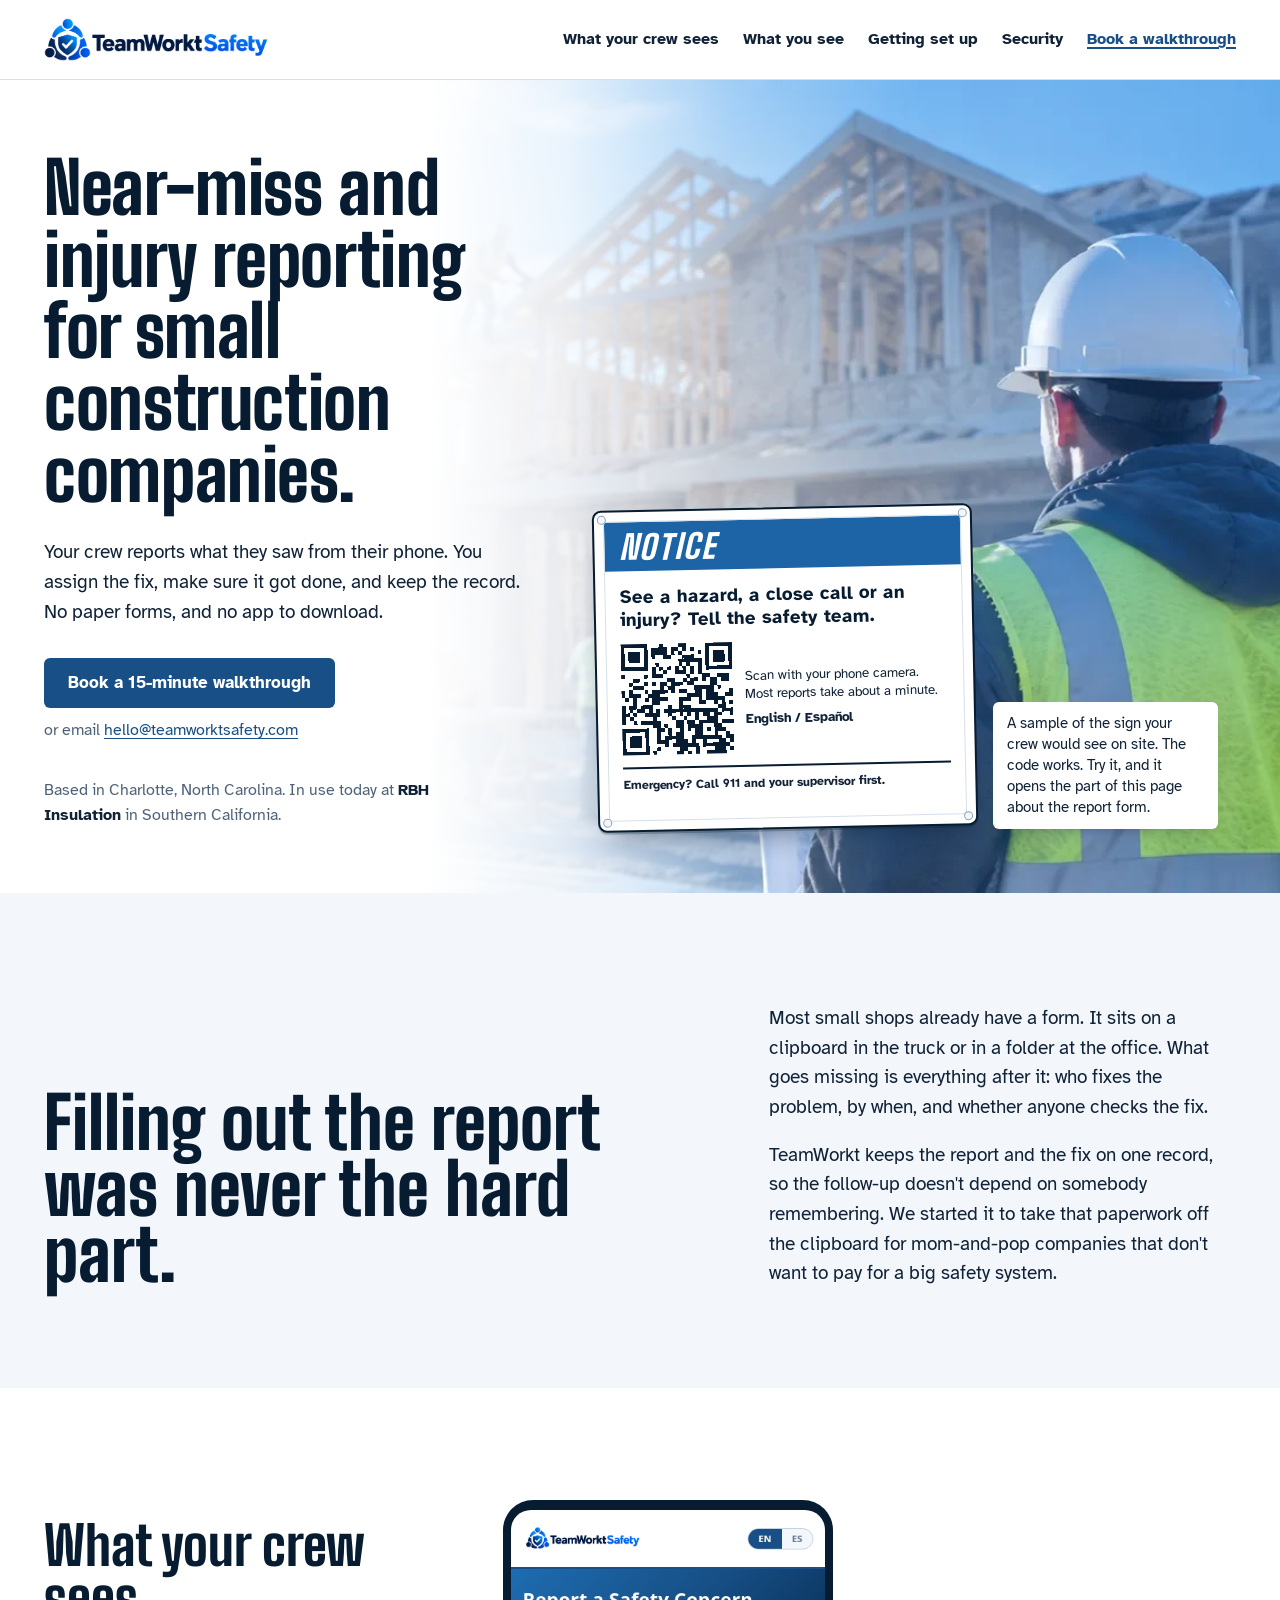
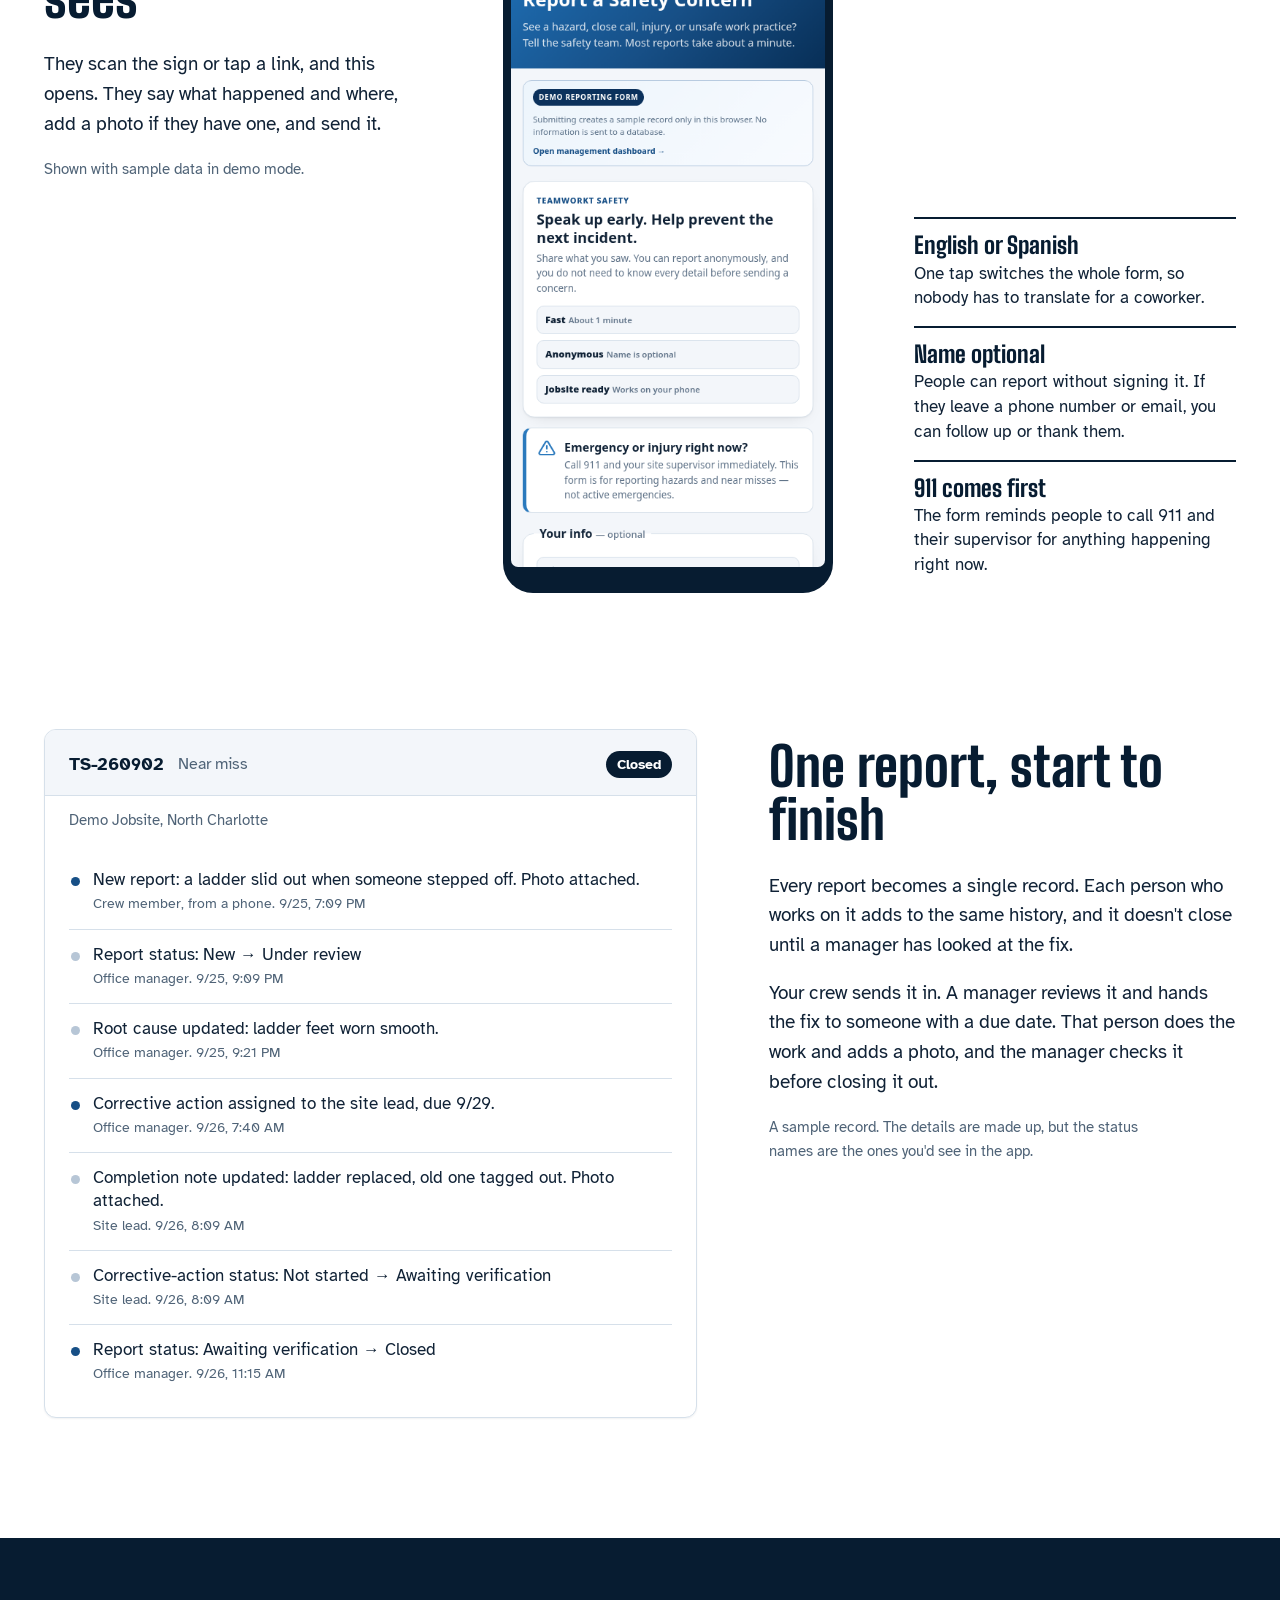
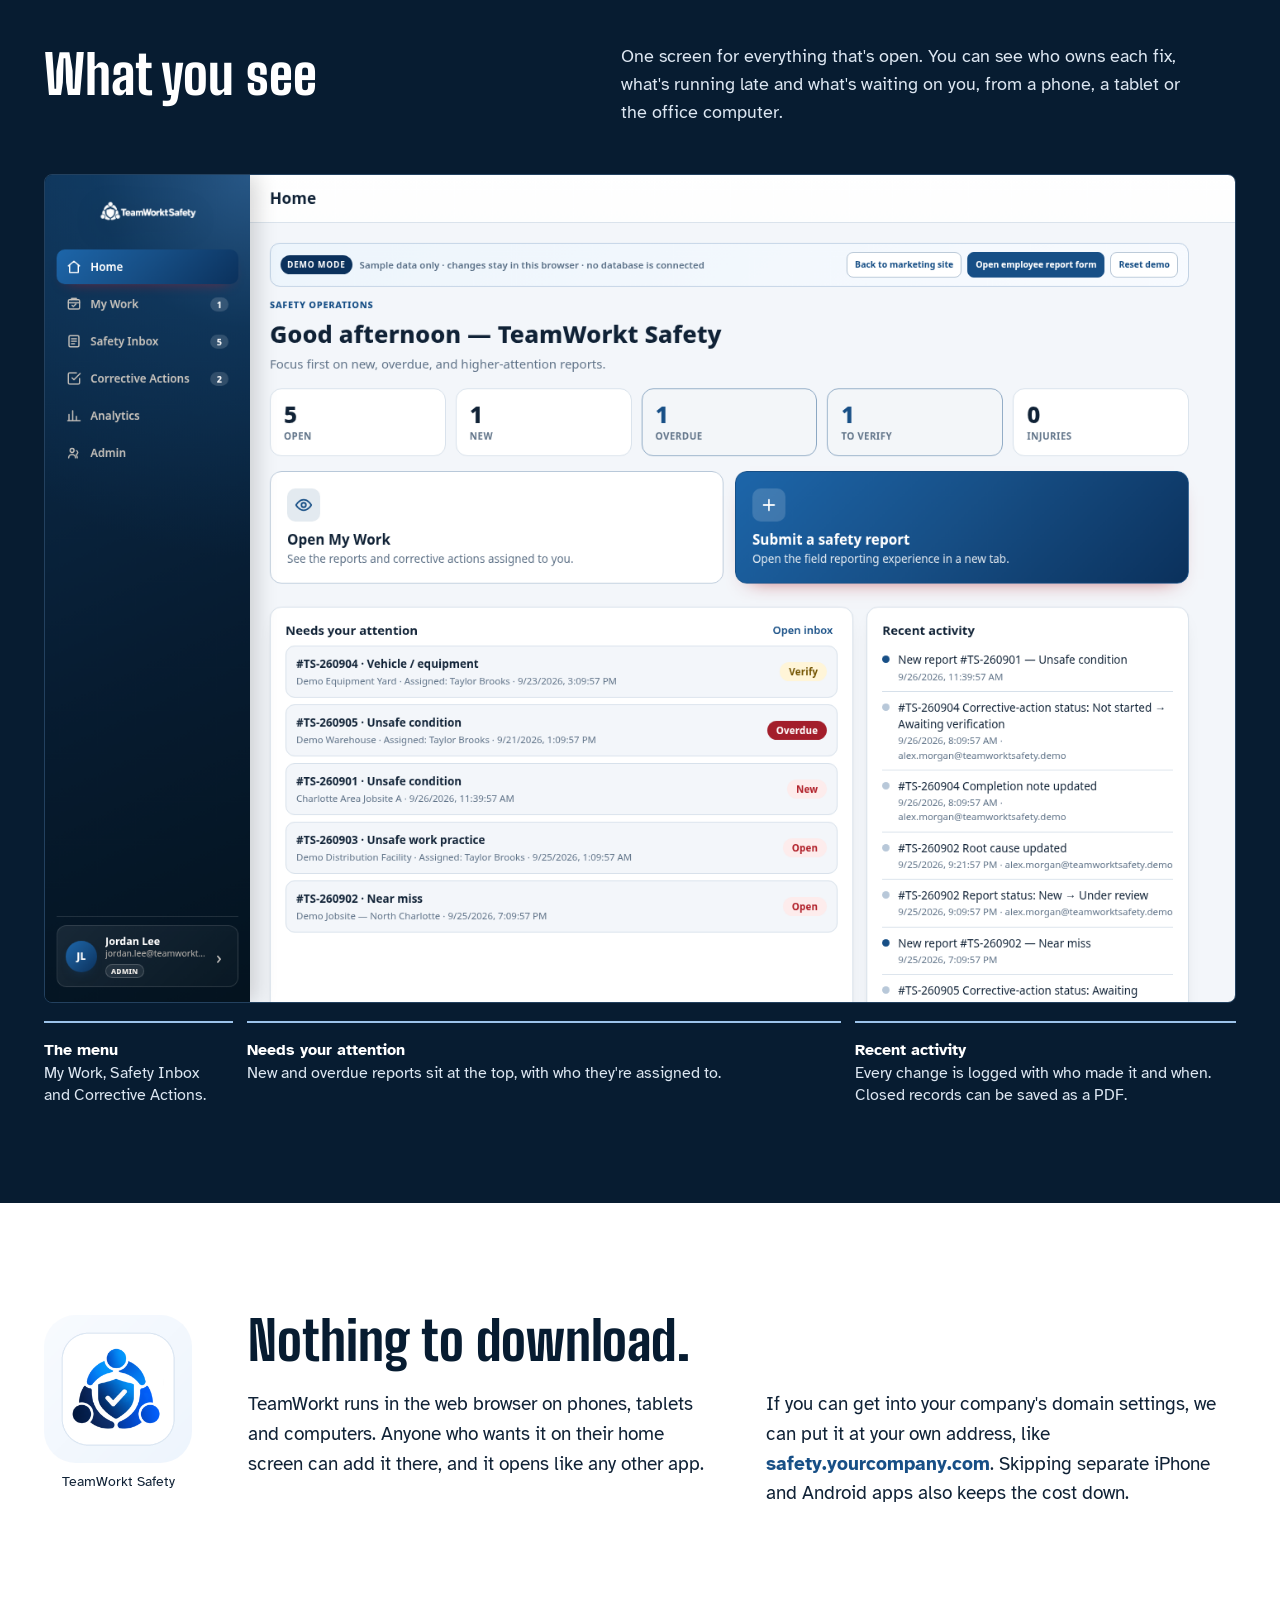
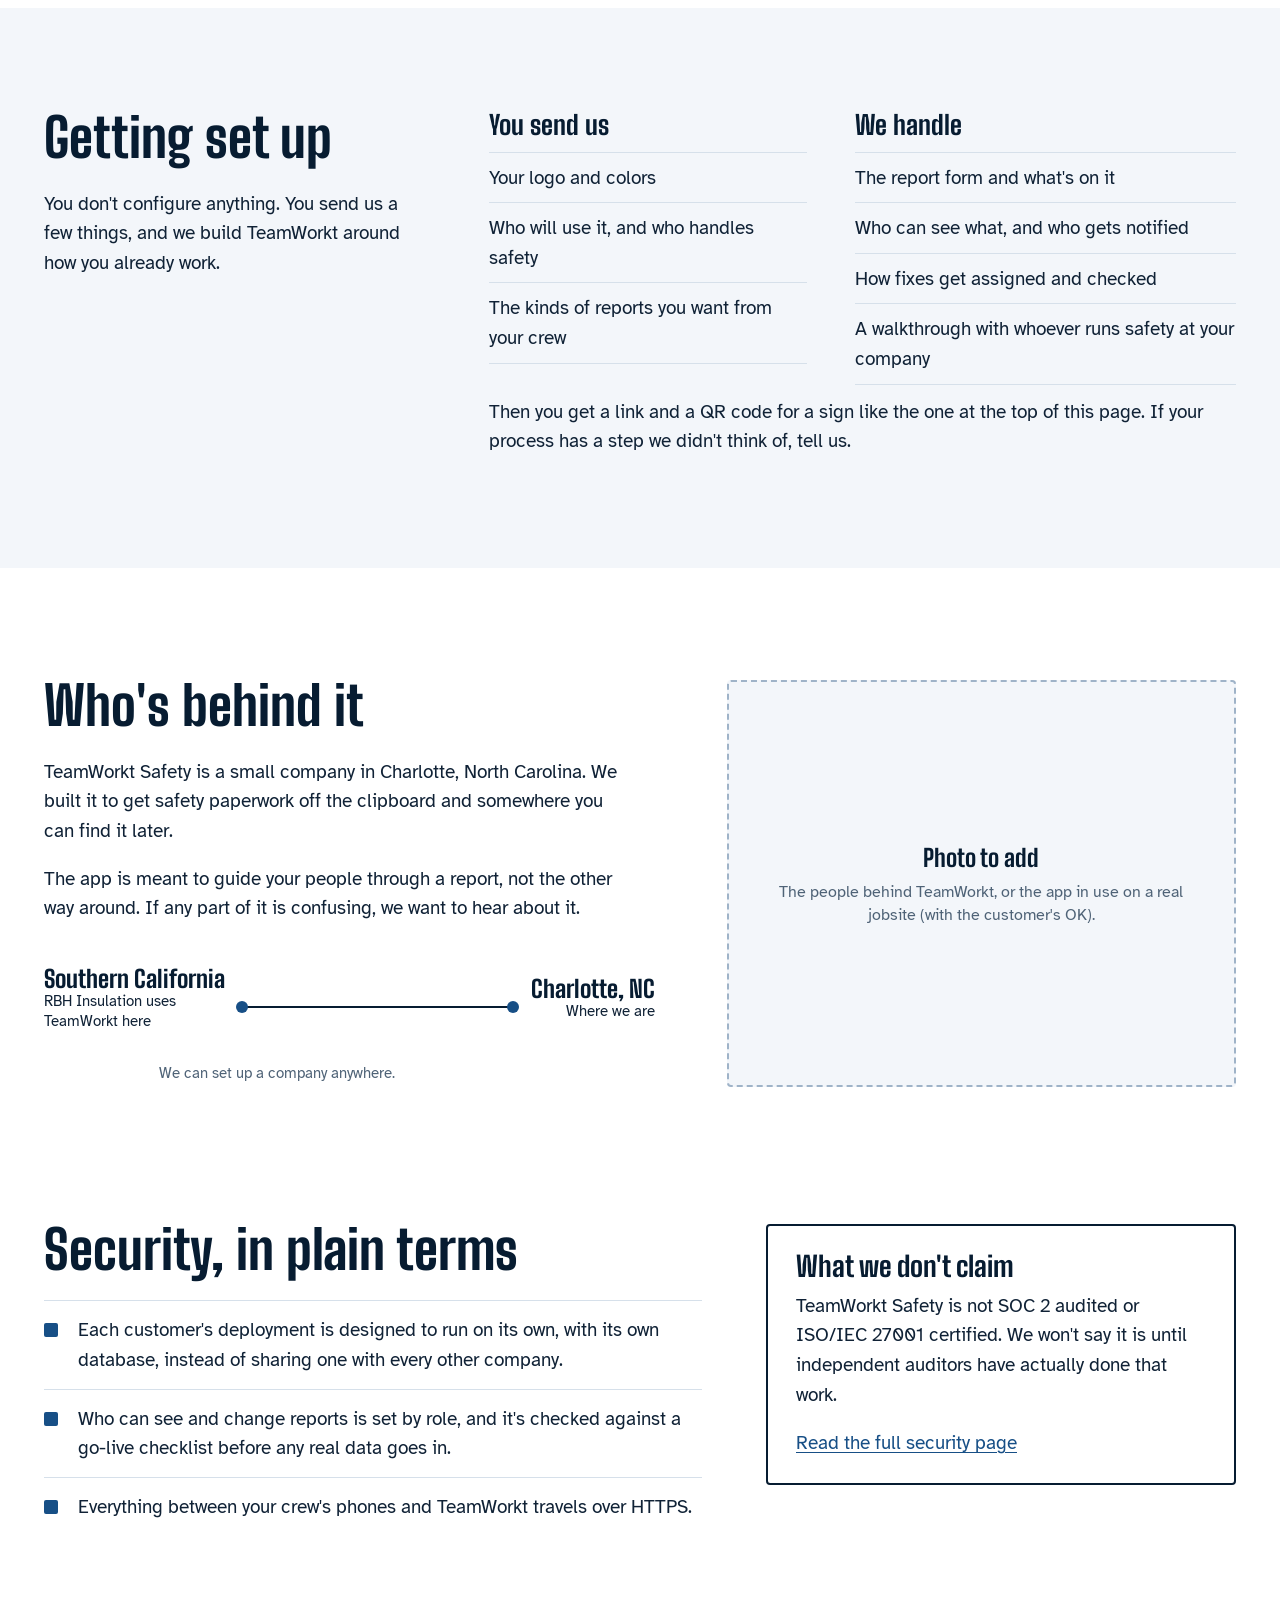
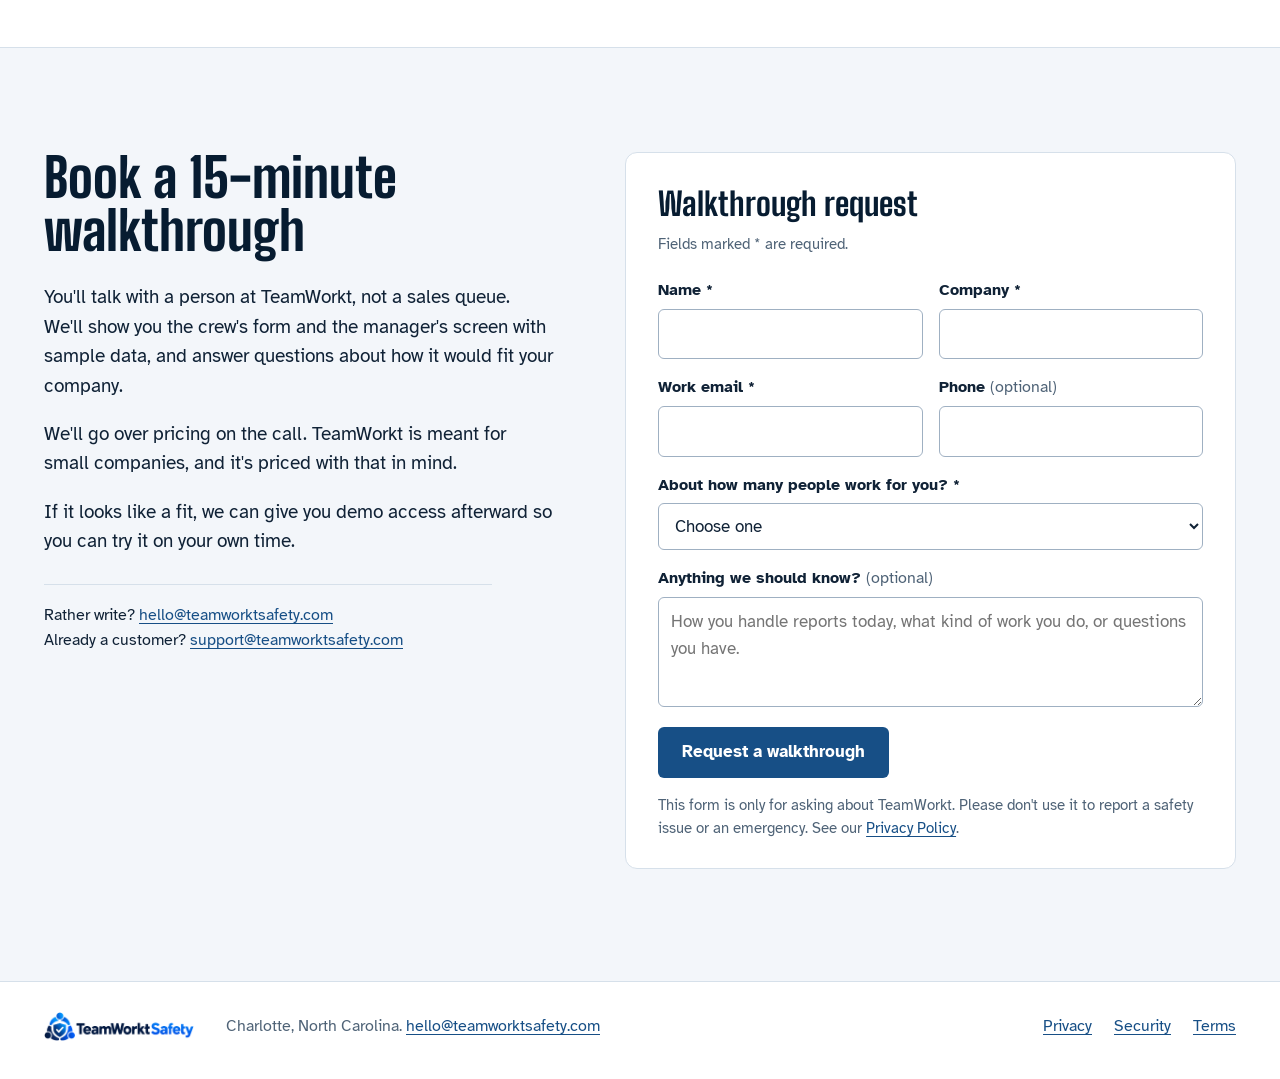
<file: index.html>
<!doctype html>
<html lang="en">
<head>
<meta charset="utf-8">
<meta name="viewport" content="width=device-width, initial-scale=1">
<title>TeamWorkt Safety | Near-miss and injury reporting for small companies</title>
<meta name="description" content="TeamWorkt Safety lets small construction companies report near misses, hazards and injuries from a phone, assign the fix, check it was done, and keep the record. No paper, no app to download.">
<meta name="theme-color" content="#0b315c">
<link rel="icon" href="assets/favicon.ico" sizes="any">
<link rel="icon" type="image/png" sizes="32x32" href="assets/favicon-32.png">
<link rel="apple-touch-icon" sizes="180x180" href="assets/apple-touch-icon.png">
<link rel="manifest" href="site.webmanifest">
<meta name="apple-mobile-web-app-capable" content="yes">
<meta name="apple-mobile-web-app-status-bar-style" content="default">
<meta name="apple-mobile-web-app-title" content="TeamWorkt Safety">
<link rel="preconnect" href="https://fonts.googleapis.com">
<link rel="preconnect" href="https://fonts.gstatic.com" crossorigin>
<link href="https://fonts.googleapis.com/css2?family=Atkinson+Hyperlegible:ital,wght@0,400;0,700;1,400&family=Big+Shoulders:opsz,wght@10..72,600..800&display=swap" rel="stylesheet">
<link rel="stylesheet" href="assets/site.css?v=3">
</head>
<body>
<a class="skip" href="#main">Skip to content</a>

<header class="masthead">
  <div class="wrap masthead-inner">
    <a class="logo" href="index.html"><img src="assets/teamworkt-safety-logo-trim.png" width="640" height="123" alt="TeamWorkt Safety home"></a>
    <nav aria-label="Main">
      <a href="#crew">What your crew sees</a>
      <a href="#office">What you see</a>
      <a href="#setup">Getting set up</a>
      <a href="#security">Security</a>
      <a class="nav-book" href="#contact">Book a walkthrough</a>
    </nav>
  </div>
</header>

<main id="main">

<section class="hero">
  <div class="hero-bg"><img src="assets/jobsite-framing-crew.webp" width="932" height="724" alt="A framing crew at work on a new house, with a supervisor in a hard hat and hi-vis vest in the foreground."></div>
  <div class="wrap hero-grid">
    <div class="hero-copy">
      <h1>Near-miss and injury reporting for small construction companies.</h1>
      <p class="lede">Your crew reports what they saw from their phone. You assign the fix, make sure it got done, and keep the record. No paper forms, and no app to download.</p>
      <p class="hero-act">
        <a class="btn" href="#contact">Book a 15-minute walkthrough</a>
        <span class="or">or email <a href="mailto:hello@teamworktsafety.com">hello@teamworktsafety.com</a></span>
      </p>
      <p class="hero-where">Based in Charlotte, North Carolina. In use today at <b>RBH Insulation</b> in Southern California.</p>
    </div>

    <figure class="posted">
      <div class="sign" role="img" aria-label="Sample jobsite sign: Notice. See a hazard, a close call or an injury? Tell the safety team. Scan the code with your phone camera. English or Spanish. Emergency? Call 911 first.">
        <span class="screw a"></span><span class="screw b"></span><span class="screw c"></span><span class="screw d"></span>
        <div class="sign-inner" aria-hidden="true">
          <div class="sign-bar">Notice</div>
          <div class="sign-body">
            <p class="sign-q">See a hazard, a close call or an injury? Tell the safety team.</p>
            <div class="sign-row">
              <svg viewBox="0 0 29 29" class="qr" aria-hidden="true" shape-rendering="crispEdges"><path class="qrline" stroke="#071c31" d="M0 0.5h7m3 0h1m4 0h2m5 0h7m-29 1h1m5 0h1m1 0h4m1 0h2m1 0h1m1 0h1m3 0h1m5 0h1m-29 1h1m1 0h3m1 0h1m1 0h4m1 0h1m1 0h1m4 0h1m1 0h1m1 0h3m1 0h1m-29 1h1m1 0h3m1 0h1m1 0h1m2 0h2m3 0h3m3 0h1m1 0h3m1 0h1m-29 1h1m1 0h3m1 0h1m8 0h6m1 0h1m1 0h3m1 0h1m-29 1h1m5 0h1m2 0h1m5 0h1m1 0h1m2 0h1m1 0h1m5 0h1m-29 1h7m1 0h1m1 0h1m1 0h1m1 0h1m1 0h1m1 0h1m1 0h1m1 0h7m-21 1h1m2 0h1m2 0h3m1 0h1m1 0h1m-21 1h1m5 0h1m1 0h3m6 0h1m3 0h2m2 0h3m-25 1h2m7 0h2m2 0h1m1 0h2m1 0h1m1 0h2m1 0h2m-26 1h1m3 0h1m1 0h1m1 0h2m1 0h3m1 0h2m4 0h2m-22 1h3m4 0h1m1 0h2m5 0h5m1 0h1m-26 1h1m1 0h1m3 0h1m1 0h4m1 0h1m1 0h2m2 0h2m1 0h2m4 0h1m-29 1h1m1 0h3m2 0h3m7 0h4m1 0h3m2 0h2m-28 1h1m1 0h1m2 0h1m1 0h4m3 0h3m2 0h1m1 0h5m-24 1h1m4 0h2m5 0h1m4 0h2m2 0h1m1 0h1m1 0h1m-29 1h1m1 0h2m1 0h3m4 0h1m2 0h3m7 0h2m-27 1h1m1 0h1m1 0h2m1 0h1m1 0h1m1 0h14m1 0h3m-29 1h2m1 0h1m2 0h4m2 0h1m2 0h1m1 0h1m1 0h1m1 0h2m1 0h2m2 0h1m-29 1h1m1 0h1m5 0h1m4 0h1m2 0h1m2 0h1m2 0h3m-25 1h1m2 0h1m1 0h5m4 0h2m1 0h2m1 0h5m1 0h3m-21 1h2m1 0h1m2 0h2m1 0h4m3 0h2m-26 1h7m2 0h2m1 0h1m2 0h1m1 0h1m1 0h2m1 0h1m1 0h3m-27 1h1m5 0h1m2 0h1m2 0h1m1 0h2m3 0h2m3 0h1m2 0h1m-28 1h1m1 0h3m1 0h1m2 0h1m1 0h5m2 0h8m1 0h2m-29 1h1m1 0h3m1 0h1m2 0h3m2 0h3m1 0h1m2 0h1m3 0h2m1 0h1m-29 1h1m1 0h3m1 0h1m4 0h1m1 0h7m1 0h7m-28 1h1m5 0h1m2 0h1m5 0h2m2 0h1m4 0h3m1 0h1m-29 1h7m1 0h1m5 0h2m1 0h1m1 0h1m2 0h5"/></svg>
              <p>Scan with your phone camera. Most reports take about a minute.<span class="lang">English / Español</span></p>
            </div>
            <p class="sign-foot">Emergency? Call 911 and your supervisor first.</p>
          </div>
        </div>
      </div>
      <figcaption>A sample of the sign your crew would see on site. The code works. Try it, and it opens the part of this page about the report form.</figcaption>
    </figure>
  </div>
</section>

<section class="problem" aria-labelledby="problem-h">
  <div class="wrap problem-grid">
    <h2 id="problem-h">Filling out the report was never the hard part.</h2>
    <div class="problem-copy">
      <p>Most small shops already have a form. It sits on a clipboard in the truck or in a folder at the office. What goes missing is everything after it: who fixes the problem, by when, and whether anyone checks the fix.</p>
      <p>TeamWorkt keeps the report and the fix on one record, so the follow-up doesn't depend on somebody remembering. We started it to take that paperwork off the clipboard for mom-and-pop companies that don't want to pay for a big safety system.</p>
    </div>
  </div>
</section>

<section class="crew" id="crew" aria-labelledby="crew-h">
  <div class="wrap crew-grid">
    <div class="crew-intro">
      <h2 id="crew-h">What your crew sees</h2>
      <p>They scan the sign or tap a link, and this opens. They say what happened and where, add a photo if they have one, and send it.</p>
      <p class="note">Shown with sample data in demo mode.</p>
    </div>
    <div class="phone">
      <img src="assets/previews/employee-report-mobile.png" width="430" height="900" alt="The TeamWorkt report form on a phone, with English and Spanish buttons, a note that the reporter's name is optional, and a reminder to call 911 for emergencies.">
    </div>
    <dl class="facts-col">
      <div><dt>English or Spanish</dt><dd>One tap switches the whole form, so nobody has to translate for a coworker.</dd></div>
      <div><dt>Name optional</dt><dd>People can report without signing it. If they leave a phone number or email, you can follow up or thank them.</dd></div>
      <div><dt>911 comes first</dt><dd>The form reminds people to call 911 and their supervisor for anything happening right now.</dd></div>
    </dl>
  </div>
</section>

<section class="record" aria-labelledby="record-h">
  <div class="wrap record-grid">
    <div class="app-card">
      <div class="app-card-head"><span class="id">TS-260902</span><span class="kind">Near miss</span><span class="pill done">Closed</span></div>
      <p class="app-card-sub">Demo Jobsite, North Charlotte</p>
      <ol class="activity">
        <li class="key"><span class="what">New report: a ladder slid out when someone stepped off. Photo attached.</span><span class="meta">Crew member, from a phone. 9/25, 7:09 PM</span></li>
        <li><span class="what">Report status: New → Under review</span><span class="meta">Office manager. 9/25, 9:09 PM</span></li>
        <li><span class="what">Root cause updated: ladder feet worn smooth.</span><span class="meta">Office manager. 9/25, 9:21 PM</span></li>
        <li class="key"><span class="what">Corrective action assigned to the site lead, due 9/29.</span><span class="meta">Office manager. 9/26, 7:40 AM</span></li>
        <li><span class="what">Completion note updated: ladder replaced, old one tagged out. Photo attached.</span><span class="meta">Site lead. 9/26, 8:09 AM</span></li>
        <li><span class="what">Corrective-action status: Not started → Awaiting verification</span><span class="meta">Site lead. 9/26, 8:09 AM</span></li>
        <li class="key"><span class="what">Report status: Awaiting verification → Closed</span><span class="meta">Office manager. 9/26, 11:15 AM</span></li>
      </ol>
    </div>
    <div class="record-copy">
      <h2 id="record-h">One report, start to finish</h2>
      <p>Every report becomes a single record. Each person who works on it adds to the same history, and it doesn't close until a manager has looked at the fix.</p>
      <p>Your crew sends it in. A manager reviews it and hands the fix to someone with a due date. That person does the work and adds a photo, and the manager checks it before closing it out.</p>
      <p class="note">A sample record. The details are made up, but the status names are the ones you'd see in the app.</p>
    </div>
  </div>
</section>

<section class="office" id="office" aria-labelledby="office-h">
  <div class="wrap">
    <div class="office-head">
      <h2 id="office-h">What you see</h2>
      <p>One screen for everything that's open. You can see who owns each fix, what's running late and what's waiting on you, from a phone, a tablet or the office computer.</p>
    </div>
    <figure class="dash">
      <img src="assets/previews/management-dashboard.png" width="1440" height="1000" alt="The TeamWorkt manager home screen: a menu on the left, counts of open, new, overdue and to-verify reports, a Needs your attention list, and a Recent activity log. Demo data.">
      <figcaption class="regions">
        <p><b>The menu</b>My Work, Safety Inbox and Corrective Actions.</p>
        <p><b>Needs your attention</b>New and overdue reports sit at the top, with who they're assigned to.</p>
        <p><b>Recent activity</b>Every change is logged with who made it and when. Closed records can be saved as a PDF.</p>
      </figcaption>
    </figure>
  </div>
</section>

<section class="access" aria-labelledby="access-h">
  <div class="wrap access-grid">
    <div class="homescreen"><img src="assets/app-icon-512.png" width="512" height="512" alt="">TeamWorkt Safety</div>
    <h2 id="access-h">Nothing to download.</h2>
    <div class="access-text">
      <p>TeamWorkt runs in the web browser on phones, tablets and computers. Anyone who wants it on their home screen can add it there, and it opens like any other app.</p>
      <p>If you can get into your company's domain settings, we can put it at your own address, like <span class="addr">safety.yourcompany.com</span>. Skipping separate iPhone and Android apps also keeps the cost down.</p>
    </div>
  </div>
</section>

<section class="setup" id="setup" aria-labelledby="setup-h">
  <div class="wrap setup-grid">
    <div class="setup-intro">
      <h2 id="setup-h">Getting set up</h2>
      <p>You don't configure anything. You send us a few things, and we build TeamWorkt around how you already work.</p>
    </div>
    <div>
      <div class="lists">
        <div>
          <h3>You send us</h3>
          <ul>
            <li>Your logo and colors</li>
            <li>Who will use it, and who handles safety</li>
            <li>The kinds of reports you want from your crew</li>
          </ul>
        </div>
        <div>
          <h3>We handle</h3>
          <ul>
            <li>The report form and what's on it</li>
            <li>Who can see what, and who gets notified</li>
            <li>How fixes get assigned and checked</li>
            <li>A walkthrough with whoever runs safety at your company</li>
          </ul>
        </div>
      </div>
      <p class="setup-after">Then you get a link and a QR code for a sign like the one at the top of this page. If your process has a step we didn't think of, tell us.</p>
    </div>
  </div>
</section>

<section class="who" aria-labelledby="who-h">
  <div class="wrap who-grid">
    <div class="who-copy">
      <h2 id="who-h">Who's behind it</h2>
      <p>TeamWorkt Safety is a small company in Charlotte, North Carolina. We built it to get safety paperwork off the clipboard and somewhere you can find it later.</p>
      <p>The app is meant to guide your people through a report, not the other way around. If any part of it is confusing, we want to hear about it.</p>
      <div class="span-line">
        <p class="end"><b>Southern California</b>RBH Insulation uses TeamWorkt here</p>
        <div class="rule" aria-hidden="true"></div>
        <p class="end right"><b>Charlotte, NC</b>Where we are</p>
      </div>
      <p class="span-note">We can set up a company anywhere.</p>
    </div>
    <div class="placeholder" role="img" aria-label="Photo placeholder">
      <div><b>Photo to add</b>The people behind TeamWorkt, or the app in use on a real jobsite (with the customer's OK).</div>
    </div>
  </div>
</section>

<section class="sec" id="security" aria-labelledby="sec-h">
  <div class="wrap sec-grid">
    <div>
      <h2 id="sec-h">Security, in plain terms</h2>
      <ul class="sec-list">
        <li>Each customer's deployment is designed to run on its own, with its own database, instead of sharing one with every other company.</li>
        <li>Who can see and change reports is set by role, and it's checked against a go-live checklist before any real data goes in.</li>
        <li>Everything between your crew's phones and TeamWorkt travels over HTTPS.</li>
      </ul>
    </div>
    <div class="no-claim">
      <h3>What we don't claim</h3>
      <p>TeamWorkt Safety is not SOC 2 audited or ISO/IEC 27001 certified. We won't say it is until independent auditors have actually done that work.</p>
      <p><a href="security.html">Read the full security page</a></p>
    </div>
  </div>
</section>

<section class="contact" id="contact" aria-labelledby="contact-h">
  <div class="wrap contact-grid">
    <div class="contact-copy">
      <h2 id="contact-h">Book a 15-minute walkthrough</h2>
      <p>You'll talk with a person at TeamWorkt, not a sales queue. We'll show you the crew's form and the manager's screen with sample data, and answer questions about how it would fit your company.</p>
      <p>We'll go over pricing on the call. TeamWorkt is meant for small companies, and it's priced with that in mind.</p>
      <p>If it looks like a fit, we can give you demo access afterward so you can try it on your own time.</p>
      <p class="alt">Rather write? <a href="mailto:hello@teamworktsafety.com">hello@teamworktsafety.com</a><br>Already a customer? <a href="mailto:support@teamworktsafety.com">support@teamworktsafety.com</a></p>
    </div>

    <div class="form-card">
      <div id="contact-success" class="form-msg contact-success" role="status" aria-live="polite">Walkthrough request received. We'll be in touch soon to find a time.</div>
      <div id="contact-error" class="form-msg contact-error" role="alert" aria-live="assertive">Your request didn't go through. Email hello@teamworktsafety.com and we'll get back to you.</div>
      <h3>Walkthrough request</h3>
      <p class="req">Fields marked * are required.</p>
      <form class="contact-form" id="contact-form" action="/api/contact" method="POST" novalidate>
        <input type="text" name="website" class="hidden-honey" tabindex="-1" autocomplete="off" aria-hidden="true">
        <div class="form-row">
          <div class="field"><label for="contact-name">Name *</label><input id="contact-name" name="name" type="text" autocomplete="name" required></div>
          <div class="field"><label for="contact-company">Company *</label><input id="contact-company" name="company" type="text" autocomplete="organization" required></div>
        </div>
        <div class="form-row">
          <div class="field"><label for="contact-email">Work email *</label><input id="contact-email" name="email" type="email" autocomplete="email" required></div>
          <div class="field"><label for="contact-phone">Phone <span class="opt">(optional)</span></label><input id="contact-phone" name="phone" type="tel" autocomplete="tel"></div>
        </div>
        <div class="field"><label for="contact-size">About how many people work for you? *</label><select id="contact-size" name="company_size" required><option value="" selected disabled>Choose one</option><option>1–20 employees</option><option>21–50 employees</option><option>51–100 employees</option><option>101–200 employees</option><option>201+ employees</option></select></div>
        <div class="field"><label for="contact-message">Anything we should know? <span class="opt">(optional)</span></label><textarea id="contact-message" name="message" placeholder="How you handle reports today, what kind of work you do, or questions you have."></textarea></div>
        <button class="btn contact-submit" id="contact-submit" type="submit">Request a walkthrough</button>
        <p class="form-note">This form is only for asking about TeamWorkt. Please don't use it to report a safety issue or an emergency. See our <a href="privacy.html">Privacy Policy</a>.</p>
      </form>
    </div>
  </div>
</section>
</main>

<footer class="footer">
  <div class="wrap footer-inner">
    <img src="assets/teamworkt-safety-logo-trim.png" width="640" height="123" alt="TeamWorkt Safety">
    <p class="place">Charlotte, North Carolina. <a href="mailto:hello@teamworktsafety.com">hello@teamworktsafety.com</a></p>
    <nav aria-label="Policies"><a href="privacy.html">Privacy</a><a href="security.html">Security</a><a href="terms.html">Terms</a></nav>
  </div>
</footer>

<script>
(function(){
  var form=document.getElementById('contact-form');
  if(!form)return;
  var submit=document.getElementById('contact-submit');
  var success=document.getElementById('contact-success');
  var error=document.getElementById('contact-error');
  var originalText=submit ? submit.textContent : 'Request a walkthrough';

  function show(el){if(el)el.classList.add('is-visible');}
  function hide(el){if(el)el.classList.remove('is-visible');}

  form.addEventListener('submit',async function(event){
    event.preventDefault();
    hide(success);hide(error);

    if(!form.checkValidity()){
      form.reportValidity();
      return;
    }

    var data=new FormData(form);
    var payload={
      name:String(data.get('name')||'').trim(),
      company:String(data.get('company')||'').trim(),
      email:String(data.get('email')||'').trim(),
      phone:String(data.get('phone')||'').trim(),
      company_size:String(data.get('company_size')||'').trim(),
      message:String(data.get('message')||'').trim(),
      website:String(data.get('website')||'').trim()
    };

    if(submit){submit.disabled=true;submit.textContent='Sending…';}

    try{
      var response=await fetch('/api/contact',{
        method:'POST',
        headers:{'Content-Type':'application/json','Accept':'application/json'},
        body:JSON.stringify(payload)
      });
      var result={};
      try{result=await response.json();}catch(_e){}
      if(!response.ok || result.ok!==true) throw new Error(result.error||'Request failed');

      form.reset();
      show(success);
      success.scrollIntoView({block:'nearest'});
    }catch(err){
      console.error('Contact form error:',err);
      show(error);
      error.scrollIntoView({block:'nearest'});
    }finally{
      if(submit){submit.disabled=false;submit.textContent=originalText;}
    }
  });
})();
</script>
<script>
if ('serviceWorker' in navigator) {
  window.addEventListener('load', function () {
    navigator.serviceWorker.register('service-worker.js').catch(function (err) {
      console.warn('Service worker registration failed:', err);
    });
  });
}
</script>
</body>
</html>
</file>
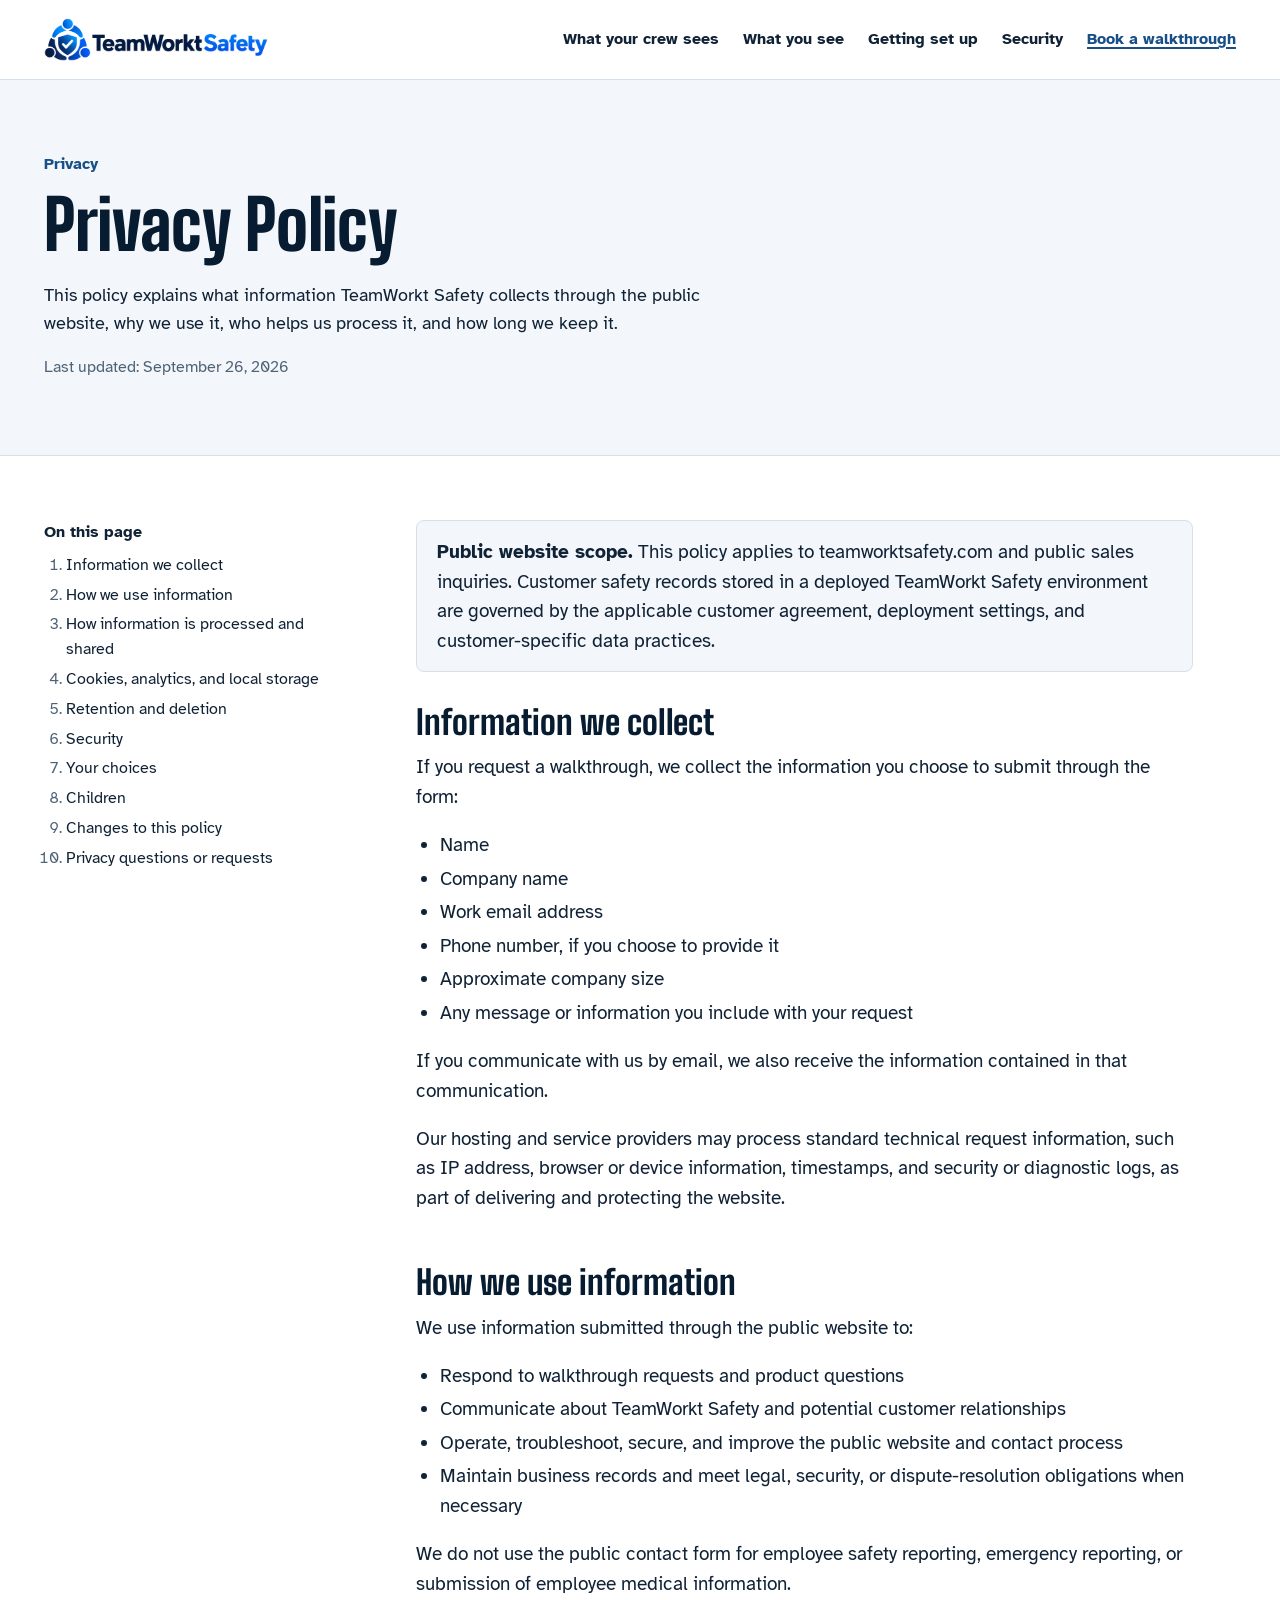
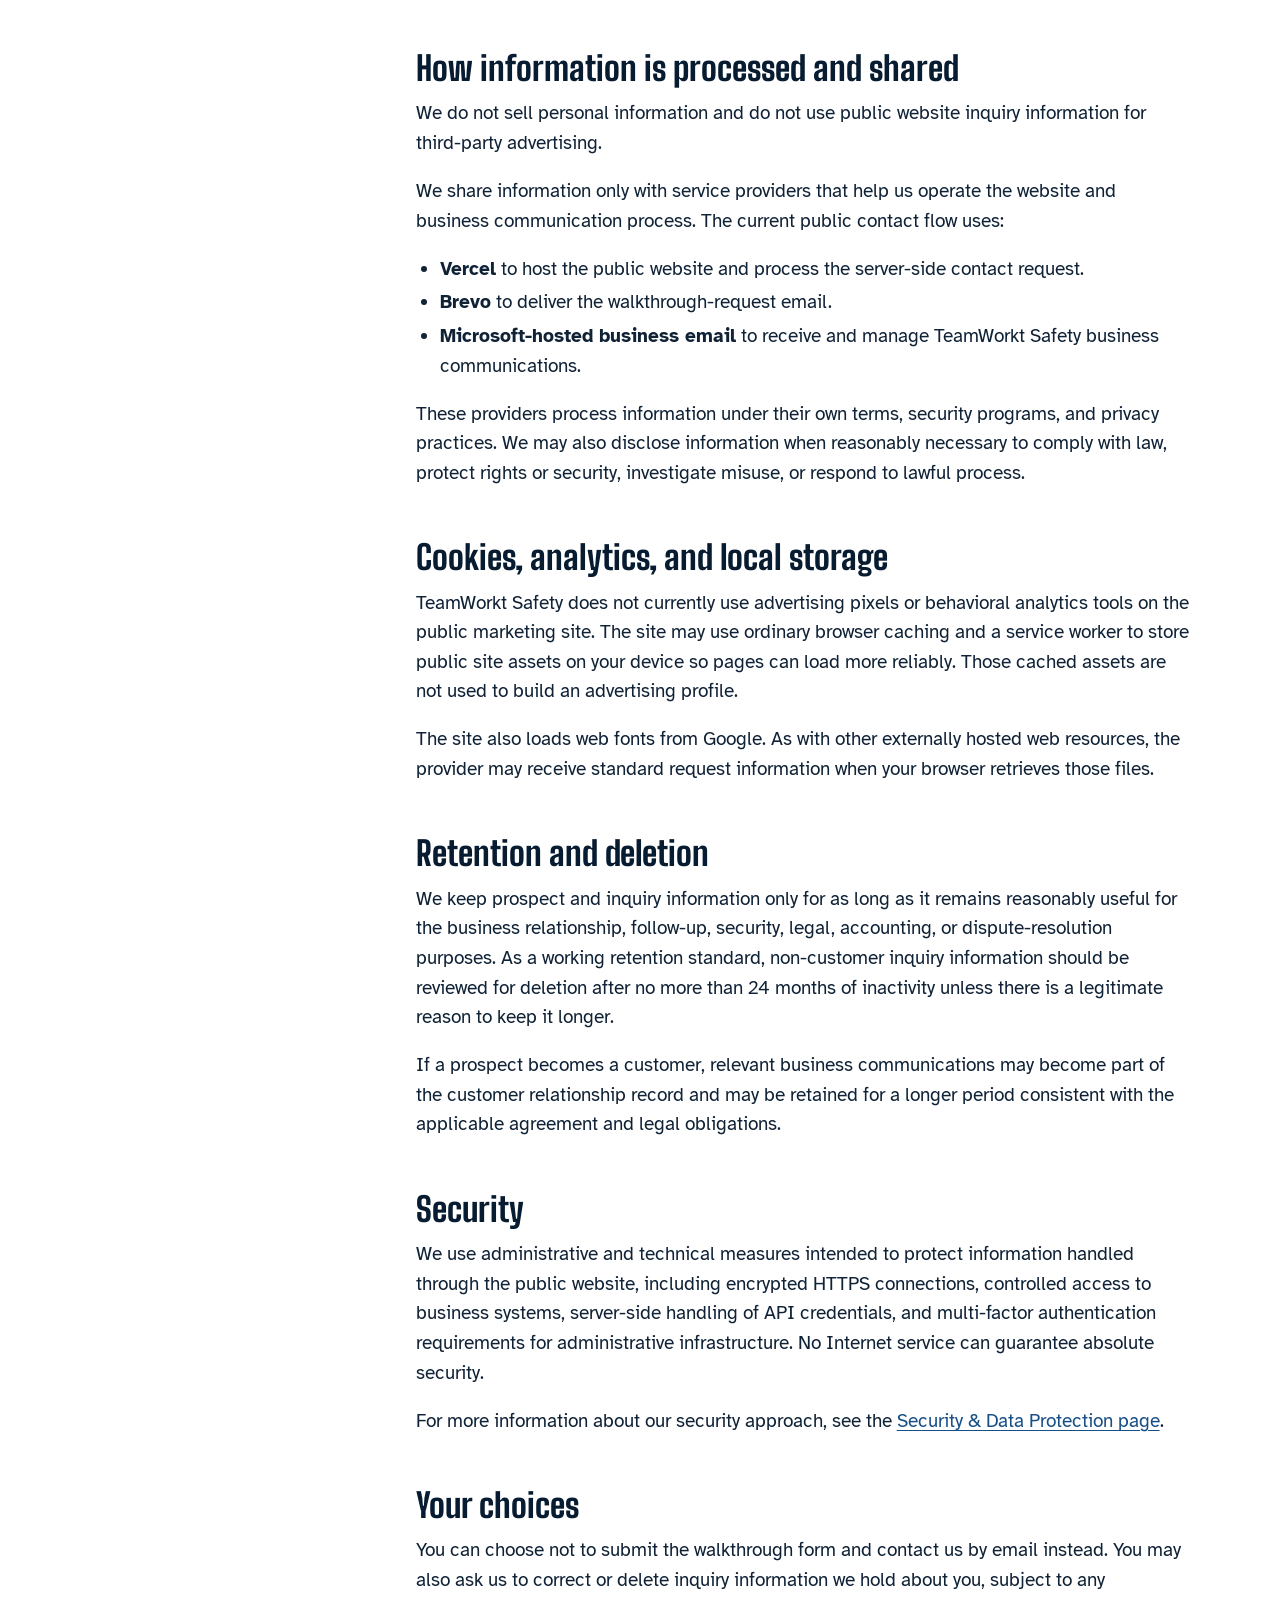
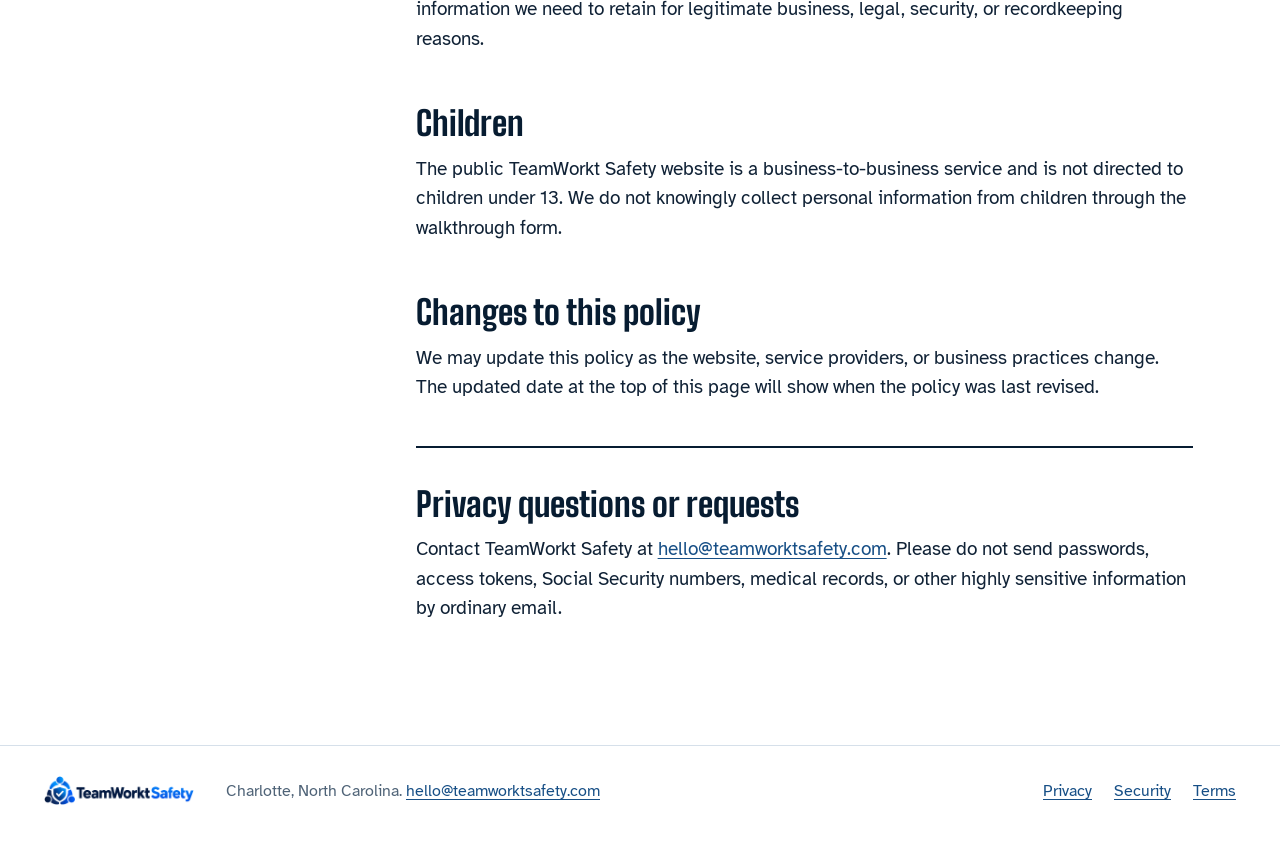
<file: privacy.html>
<!doctype html>
<html lang="en">
<head>
<meta charset="utf-8">
<meta name="viewport" content="width=device-width, initial-scale=1">
<title>Privacy Policy | TeamWorkt Safety</title>
<meta name="description" content="How TeamWorkt Safety collects, uses, shares, retains, and protects information submitted through the public website.">
<meta name="theme-color" content="#0b315c">
<link rel="icon" href="assets/favicon.ico" sizes="any">
<link rel="icon" type="image/png" sizes="32x32" href="assets/favicon-32.png">
<link rel="apple-touch-icon" sizes="180x180" href="assets/apple-touch-icon.png">
<link rel="manifest" href="site.webmanifest">
<link rel="preconnect" href="https://fonts.googleapis.com">
<link rel="preconnect" href="https://fonts.gstatic.com" crossorigin>
<link href="https://fonts.googleapis.com/css2?family=Atkinson+Hyperlegible:ital,wght@0,400;0,700;1,400&family=Big+Shoulders:opsz,wght@10..72,600..800&display=swap" rel="stylesheet">
<link rel="stylesheet" href="assets/site.css?v=3">
</head>
<body>
<a class="skip" href="#main">Skip to content</a>

<header class="masthead">
  <div class="wrap masthead-inner">
    <a class="logo" href="index.html"><img src="assets/teamworkt-safety-logo-trim.png" width="640" height="123" alt="TeamWorkt Safety home"></a>
    <nav aria-label="Main">
      <a href="index.html#crew">What your crew sees</a>
      <a href="index.html#office">What you see</a>
      <a href="index.html#setup">Getting set up</a>
      <a href="security.html">Security</a>
      <a class="nav-book" href="index.html#contact">Book a walkthrough</a>
    </nav>
  </div>
</header>

<main id="main">

<section class="page-head">
  <div class="wrap">
    <p class="label">Privacy</p>
    <h1>Privacy Policy</h1>
    <p>This policy explains what information TeamWorkt Safety collects through the public website, why we use it, who helps us process it, and how long we keep it.</p>
    <p class="updated">Last updated: September 26, 2026</p>
  </div>
</section>

<section class="legal">
  <div class="wrap legal-grid">
    <nav class="toc" aria-label="On this page">
      <p>On this page</p>
      <ol>
      <li><a href="#information-we-collect">Information we collect</a></li>
      <li><a href="#how-we-use-information">How we use information</a></li>
      <li><a href="#how-information-is-processed-and-shared">How information is processed and shared</a></li>
      <li><a href="#cookies-analytics-and-local-storage">Cookies, analytics, and local storage</a></li>
      <li><a href="#retention-and-deletion">Retention and deletion</a></li>
      <li><a href="#security">Security</a></li>
      <li><a href="#your-choices">Your choices</a></li>
      <li><a href="#children">Children</a></li>
      <li><a href="#changes-to-this-policy">Changes to this policy</a></li>
      <li><a href="#privacy-questions-or-requests">Privacy questions or requests</a></li>
      </ol>
    </nav>
    <div class="prose">
<div class="notice"><strong>Public website scope.</strong> This policy applies to teamworktsafety.com and public sales inquiries. Customer safety records stored in a deployed TeamWorkt Safety environment are governed by the applicable customer agreement, deployment settings, and customer-specific data practices.</div>
<h2 id="information-we-collect">Information we collect</h2>
<p>If you request a walkthrough, we collect the information you choose to submit through the form:</p>
<ul><li>Name</li><li>Company name</li><li>Work email address</li><li>Phone number, if you choose to provide it</li><li>Approximate company size</li><li>Any message or information you include with your request</li></ul>
<p>If you communicate with us by email, we also receive the information contained in that communication.</p>
<p>Our hosting and service providers may process standard technical request information, such as IP address, browser or device information, timestamps, and security or diagnostic logs, as part of delivering and protecting the website.</p>
<h2 id="how-we-use-information">How we use information</h2>
<p>We use information submitted through the public website to:</p>
<ul><li>Respond to walkthrough requests and product questions</li><li>Communicate about TeamWorkt Safety and potential customer relationships</li><li>Operate, troubleshoot, secure, and improve the public website and contact process</li><li>Maintain business records and meet legal, security, or dispute-resolution obligations when necessary</li></ul>
<p>We do not use the public contact form for employee safety reporting, emergency reporting, or submission of employee medical information.</p>
<h2 id="how-information-is-processed-and-shared">How information is processed and shared</h2>
<p>We do not sell personal information and do not use public website inquiry information for third-party advertising.</p>
<p>We share information only with service providers that help us operate the website and business communication process. The current public contact flow uses:</p>
<ul><li><strong>Vercel</strong> to host the public website and process the server-side contact request.</li><li><strong>Brevo</strong> to deliver the walkthrough-request email.</li><li><strong>Microsoft-hosted business email</strong> to receive and manage TeamWorkt Safety business communications.</li></ul>
<p>These providers process information under their own terms, security programs, and privacy practices. We may also disclose information when reasonably necessary to comply with law, protect rights or security, investigate misuse, or respond to lawful process.</p>
<h2 id="cookies-analytics-and-local-storage">Cookies, analytics, and local storage</h2>
<p>TeamWorkt Safety does not currently use advertising pixels or behavioral analytics tools on the public marketing site. The site may use ordinary browser caching and a service worker to store public site assets on your device so pages can load more reliably. Those cached assets are not used to build an advertising profile.</p>
<p>The site also loads web fonts from Google. As with other externally hosted web resources, the provider may receive standard request information when your browser retrieves those files.</p>
<h2 id="retention-and-deletion">Retention and deletion</h2>
<p>We keep prospect and inquiry information only for as long as it remains reasonably useful for the business relationship, follow-up, security, legal, accounting, or dispute-resolution purposes. As a working retention standard, non-customer inquiry information should be reviewed for deletion after no more than 24 months of inactivity unless there is a legitimate reason to keep it longer.</p>
<p>If a prospect becomes a customer, relevant business communications may become part of the customer relationship record and may be retained for a longer period consistent with the applicable agreement and legal obligations.</p>
<h2 id="security">Security</h2>
<p>We use administrative and technical measures intended to protect information handled through the public website, including encrypted HTTPS connections, controlled access to business systems, server-side handling of API credentials, and multi-factor authentication requirements for administrative infrastructure. No Internet service can guarantee absolute security.</p>
<p>For more information about our security approach, see the <a href="security.html">Security &amp; Data Protection page</a>.</p>
<h2 id="your-choices">Your choices</h2>
<p>You can choose not to submit the walkthrough form and contact us by email instead. You may also ask us to correct or delete inquiry information we hold about you, subject to any information we need to retain for legitimate business, legal, security, or recordkeeping reasons.</p>
<h2 id="children">Children</h2>
<p>The public TeamWorkt Safety website is a business-to-business service and is not directed to children under 13. We do not knowingly collect personal information from children through the walkthrough form.</p>
<h2 id="changes-to-this-policy">Changes to this policy</h2>
<p>We may update this policy as the website, service providers, or business practices change. The updated date at the top of this page will show when the policy was last revised.</p>
<div class="contact-box"><h2 id="privacy-questions-or-requests">Privacy questions or requests</h2><p>Contact TeamWorkt Safety at <a href="mailto:hello@teamworktsafety.com">hello@teamworktsafety.com</a>. Please do not send passwords, access tokens, Social Security numbers, medical records, or other highly sensitive information by ordinary email.</p></div>
    </div>
  </div>
</section>
</main>

<footer class="footer">
  <div class="wrap footer-inner">
    <img src="assets/teamworkt-safety-logo-trim.png" width="640" height="123" alt="TeamWorkt Safety">
    <p class="place">Charlotte, North Carolina. <a href="mailto:hello@teamworktsafety.com">hello@teamworktsafety.com</a></p>
    <nav aria-label="Policies"><a href="privacy.html">Privacy</a><a href="security.html">Security</a><a href="terms.html">Terms</a></nav>
  </div>
</footer>
</body>
</html>
</file>
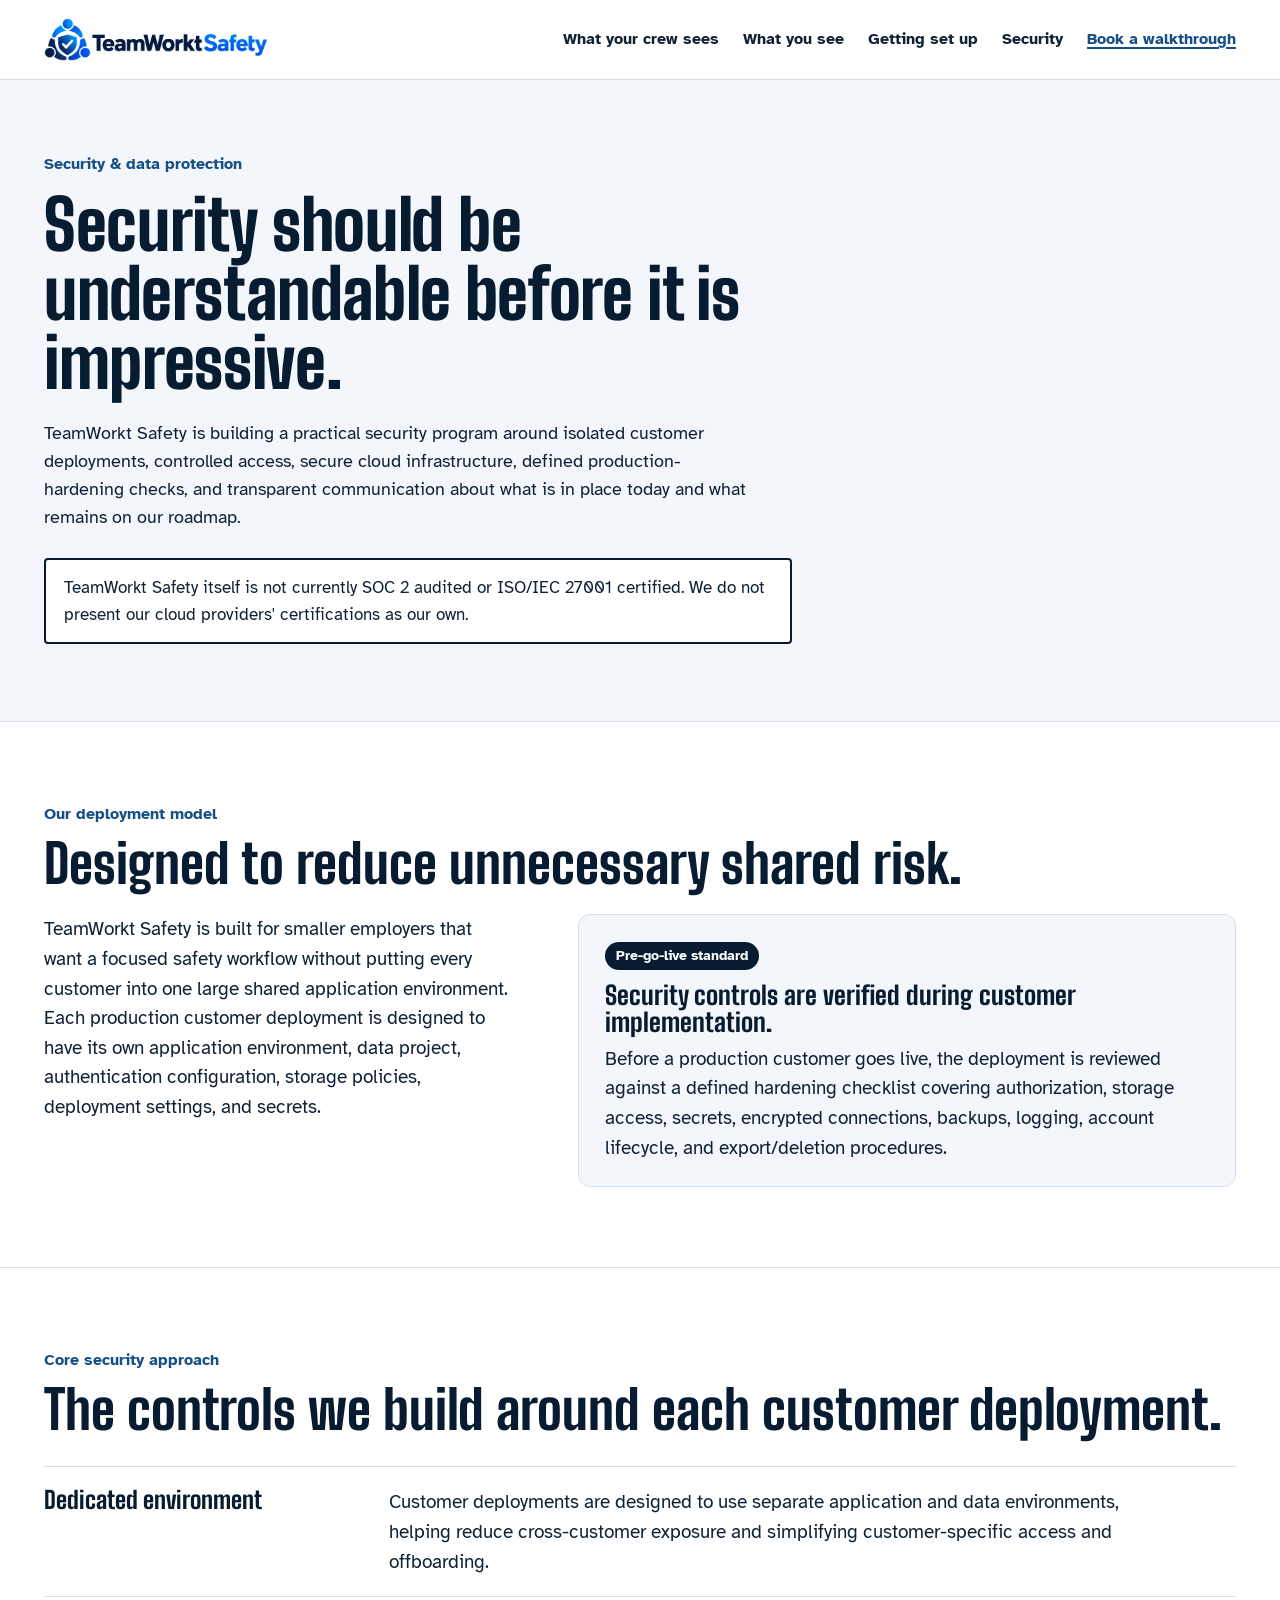
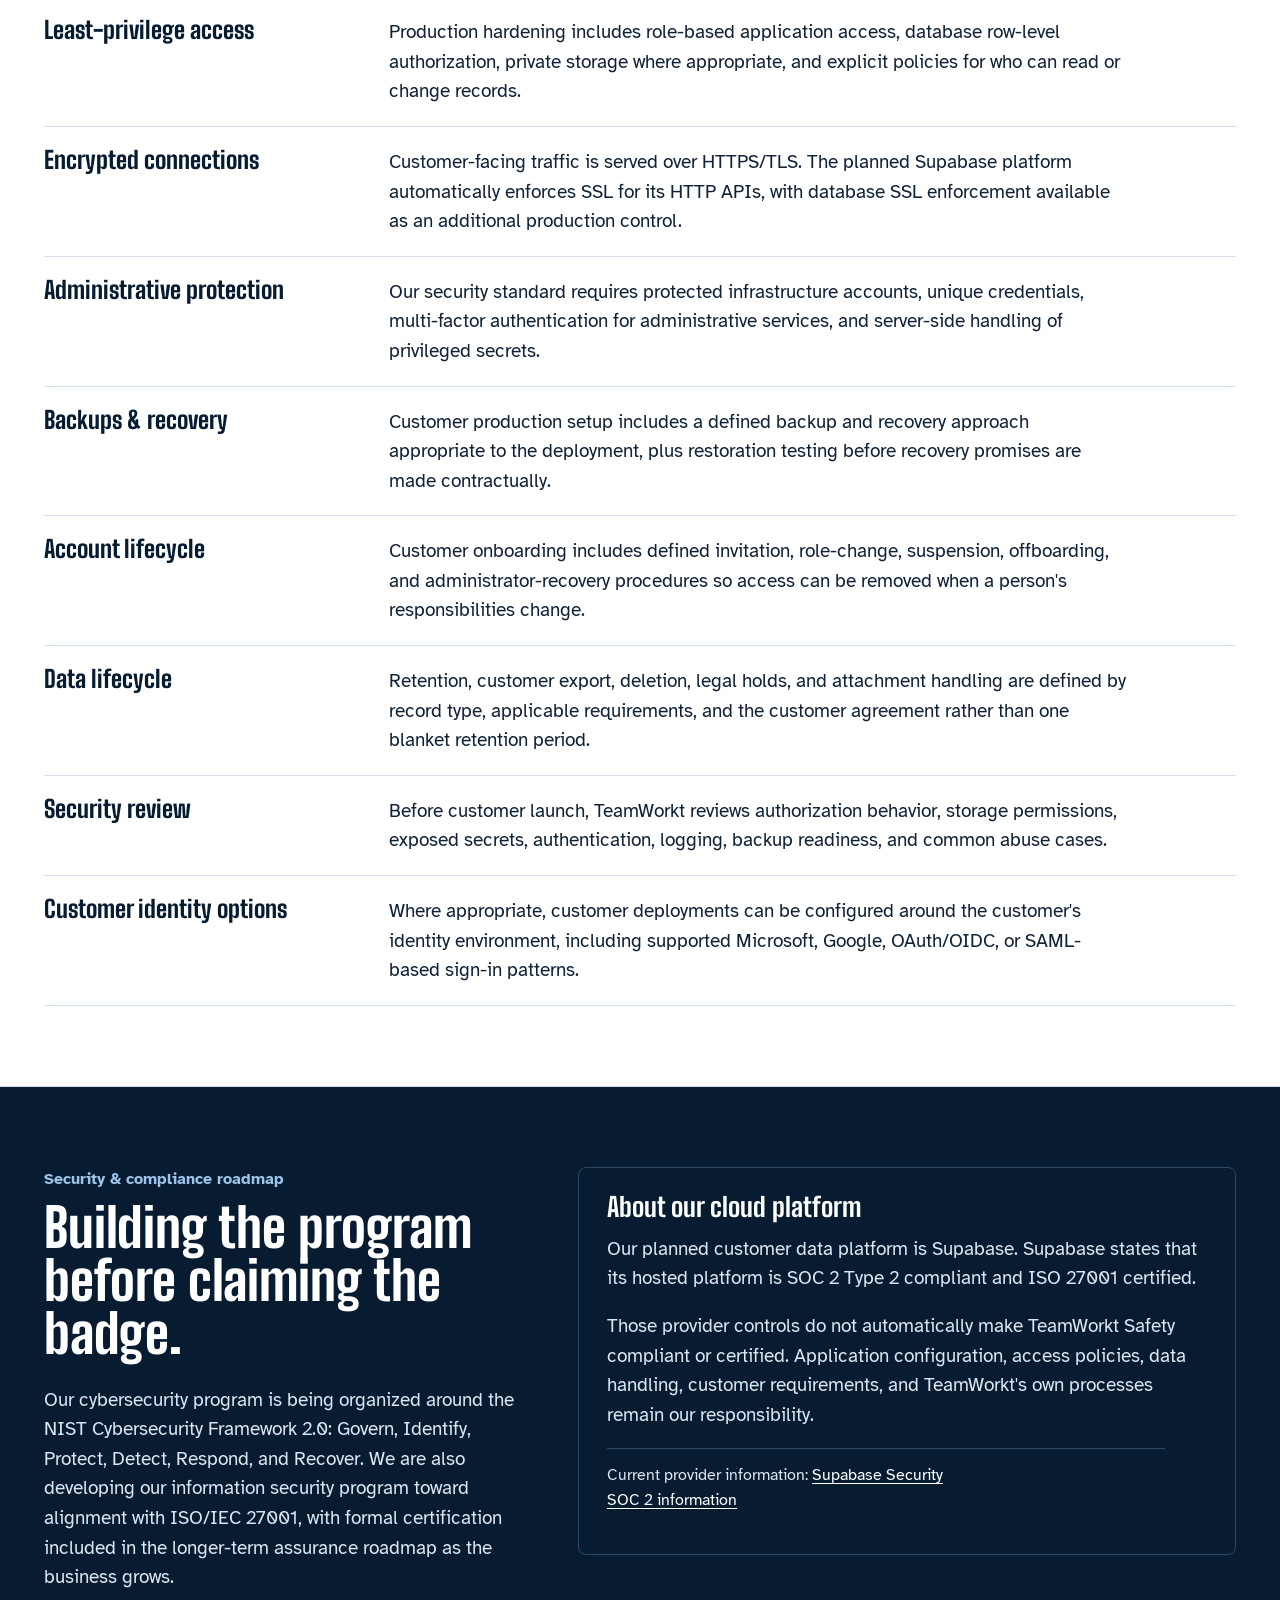
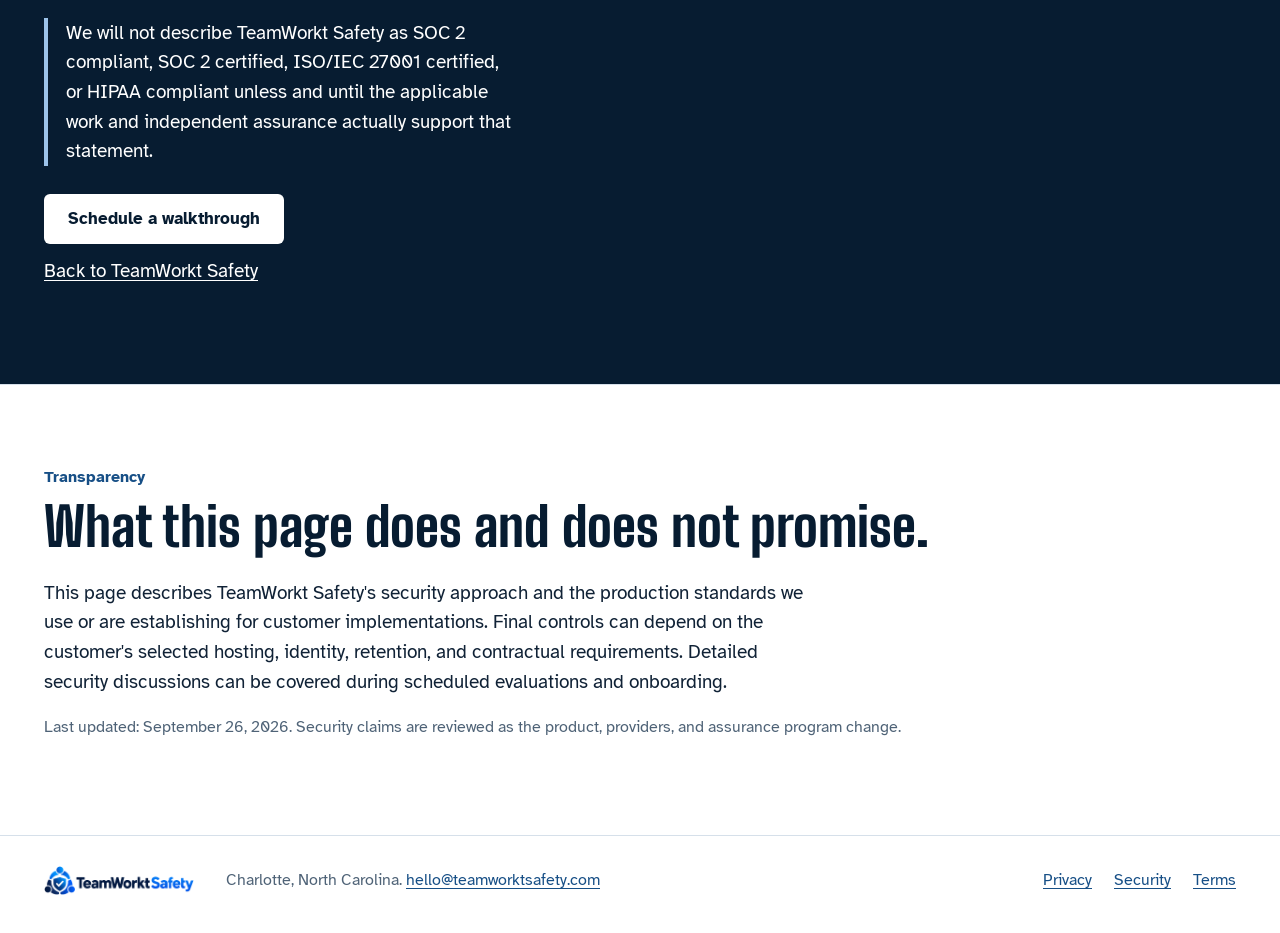
<file: security.html>
<!doctype html>
<html lang="en">
<head>
<meta charset="utf-8">
<meta name="viewport" content="width=device-width, initial-scale=1">
<title>Security &amp; Data Protection | TeamWorkt Safety</title>
<meta name="description" content="How TeamWorkt Safety approaches customer isolation, access control, encryption, production hardening, incident readiness, and its security assurance roadmap.">
<meta name="theme-color" content="#0b315c">
<link rel="icon" href="assets/favicon.ico" sizes="any">
<link rel="icon" type="image/png" sizes="32x32" href="assets/favicon-32.png">
<link rel="apple-touch-icon" sizes="180x180" href="assets/apple-touch-icon.png">
<link rel="manifest" href="site.webmanifest">
<link rel="preconnect" href="https://fonts.googleapis.com">
<link rel="preconnect" href="https://fonts.gstatic.com" crossorigin>
<link href="https://fonts.googleapis.com/css2?family=Atkinson+Hyperlegible:ital,wght@0,400;0,700;1,400&family=Big+Shoulders:opsz,wght@10..72,600..800&display=swap" rel="stylesheet">
<link rel="stylesheet" href="assets/site.css?v=3">
</head>
<body>
<a class="skip" href="#main">Skip to content</a>

<header class="masthead">
  <div class="wrap masthead-inner">
    <a class="logo" href="index.html"><img src="assets/teamworkt-safety-logo-trim.png" width="640" height="123" alt="TeamWorkt Safety home"></a>
    <nav aria-label="Main">
      <a href="index.html#crew">What your crew sees</a>
      <a href="index.html#office">What you see</a>
      <a href="index.html#setup">Getting set up</a>
      <a href="security.html">Security</a>
      <a class="nav-book" href="index.html#contact">Book a walkthrough</a>
    </nav>
  </div>
</header>

<main id="main">

<section class="page-head">
  <div class="wrap">
    <p class="label">Security &amp; data protection</p>
    <h1>Security should be understandable before it is impressive.</h1>
    <p>TeamWorkt Safety is building a practical security program around isolated customer deployments, controlled access, secure cloud infrastructure, defined production-hardening checks, and transparent communication about what is in place today and what remains on our roadmap.</p>
    <p class="flag">TeamWorkt Safety itself is not currently SOC 2 audited or ISO/IEC 27001 certified. We do not present our cloud providers' certifications as our own.</p>
  </div>
</section>

<section class="sec-block">
  <div class="wrap">
    <p class="label">Our deployment model</p>
    <h2>Designed to reduce unnecessary shared risk.</h2>
    <div class="sec-split">
      <p>TeamWorkt Safety is built for smaller employers that want a focused safety workflow without putting every customer into one large shared application environment. Each production customer deployment is designed to have its own application environment, data project, authentication configuration, storage policies, deployment settings, and secrets.</p>
      <div class="standard">
        <span class="tag">Pre-go-live standard</span>
        <strong>Security controls are verified during customer implementation.</strong>
        <p>Before a production customer goes live, the deployment is reviewed against a defined hardening checklist covering authorization, storage access, secrets, encrypted connections, backups, logging, account lifecycle, and export/deletion procedures.</p>
      </div>
    </div>
  </div>
</section>

<section class="sec-block">
  <div class="wrap">
    <p class="label">Core security approach</p>
    <h2>The controls we build around each customer deployment.</h2>
    <dl class="controls">
        <div><dt>Dedicated environment</dt><dd>Customer deployments are designed to use separate application and data environments, helping reduce cross-customer exposure and simplifying customer-specific access and offboarding.</dd></div>
        <div><dt>Least-privilege access</dt><dd>Production hardening includes role-based application access, database row-level authorization, private storage where appropriate, and explicit policies for who can read or change records.</dd></div>
        <div><dt>Encrypted connections</dt><dd>Customer-facing traffic is served over HTTPS/TLS. The planned Supabase platform automatically enforces SSL for its HTTP APIs, with database SSL enforcement available as an additional production control.</dd></div>
        <div><dt>Administrative protection</dt><dd>Our security standard requires protected infrastructure accounts, unique credentials, multi-factor authentication for administrative services, and server-side handling of privileged secrets.</dd></div>
        <div><dt>Backups &amp; recovery</dt><dd>Customer production setup includes a defined backup and recovery approach appropriate to the deployment, plus restoration testing before recovery promises are made contractually.</dd></div>
        <div><dt>Account lifecycle</dt><dd>Customer onboarding includes defined invitation, role-change, suspension, offboarding, and administrator-recovery procedures so access can be removed when a person's responsibilities change.</dd></div>
        <div><dt>Data lifecycle</dt><dd>Retention, customer export, deletion, legal holds, and attachment handling are defined by record type, applicable requirements, and the customer agreement rather than one blanket retention period.</dd></div>
        <div><dt>Security review</dt><dd>Before customer launch, TeamWorkt reviews authorization behavior, storage permissions, exposed secrets, authentication, logging, backup readiness, and common abuse cases.</dd></div>
        <div><dt>Customer identity options</dt><dd>Where appropriate, customer deployments can be configured around the customer's identity environment, including supported Microsoft, Google, OAuth/OIDC, or SAML-based sign-in patterns.</dd></div>
    </dl>
  </div>
</section>

<section class="sec-block dark-block">
  <div class="wrap sec-split">
    <div>
      <p class="label">Security &amp; compliance roadmap</p>
      <h2>Building the program before claiming the badge.</h2>
      <p>Our cybersecurity program is being organized around the NIST Cybersecurity Framework 2.0: Govern, Identify, Protect, Detect, Respond, and Recover. We are also developing our information security program toward alignment with ISO/IEC 27001, with formal certification included in the longer-term assurance roadmap as the business grows.</p>
      <p class="truth">We will not describe TeamWorkt Safety as SOC 2 compliant, SOC 2 certified, ISO/IEC 27001 certified, or HIPAA compliant unless and until the applicable work and independent assurance actually support that statement.</p>
      <p class="actions"><a class="btn" href="index.html#contact">Schedule a walkthrough</a> <a href="index.html">Back to TeamWorkt Safety</a></p>
    </div>
    <aside class="aside-box">
      <h3>About our cloud platform</h3>
      <p>Our planned customer data platform is Supabase. Supabase states that its hosted platform is SOC 2 Type 2 compliant and ISO 27001 certified.</p>
      <p>Those provider controls do not automatically make TeamWorkt Safety compliant or certified. Application configuration, access policies, data handling, customer requirements, and TeamWorkt's own processes remain our responsibility.</p>
      <p class="vendor">Current provider information: <a href="https://supabase.com/docs/guides/security" target="_blank" rel="noopener noreferrer">Supabase Security</a> <br> <a href="https://supabase.com/docs/guides/security/soc-2-compliance" target="_blank" rel="noopener noreferrer">SOC 2 information</a></p>
    </aside>
  </div>
</section>

<section class="sec-block">
  <div class="wrap">
    <p class="label">Transparency</p>
    <h2>What this page does and does not promise.</h2>
    <p class="prose">This page describes TeamWorkt Safety's security approach and the production standards we use or are establishing for customer implementations. Final controls can depend on the customer's selected hosting, identity, retention, and contractual requirements. Detailed security discussions can be covered during scheduled evaluations and onboarding.</p>
    <p class="small">Last updated: September 26, 2026. Security claims are reviewed as the product, providers, and assurance program change.</p>
  </div>
</section>
</main>

<footer class="footer">
  <div class="wrap footer-inner">
    <img src="assets/teamworkt-safety-logo-trim.png" width="640" height="123" alt="TeamWorkt Safety">
    <p class="place">Charlotte, North Carolina. <a href="mailto:hello@teamworktsafety.com">hello@teamworktsafety.com</a></p>
    <nav aria-label="Policies"><a href="privacy.html">Privacy</a><a href="security.html">Security</a><a href="terms.html">Terms</a></nav>
  </div>
</footer>
</body>
</html>
</file>
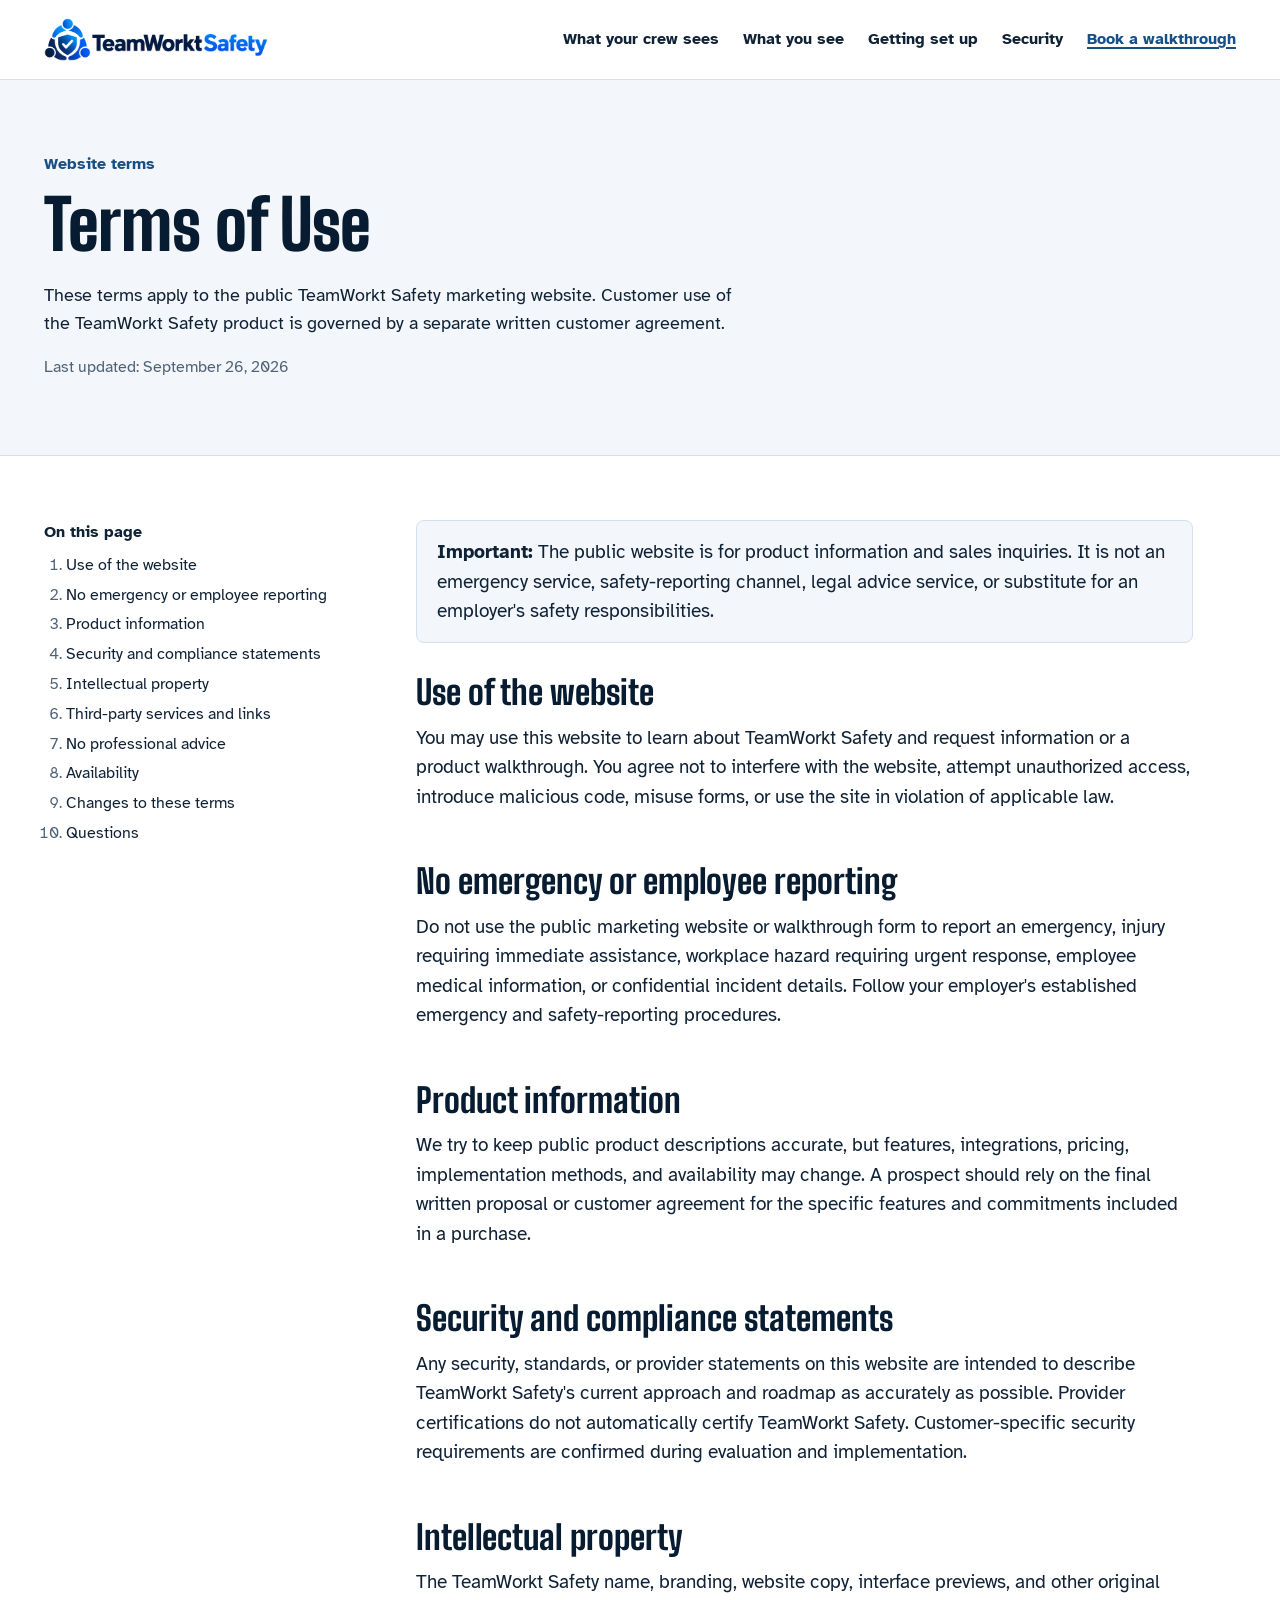
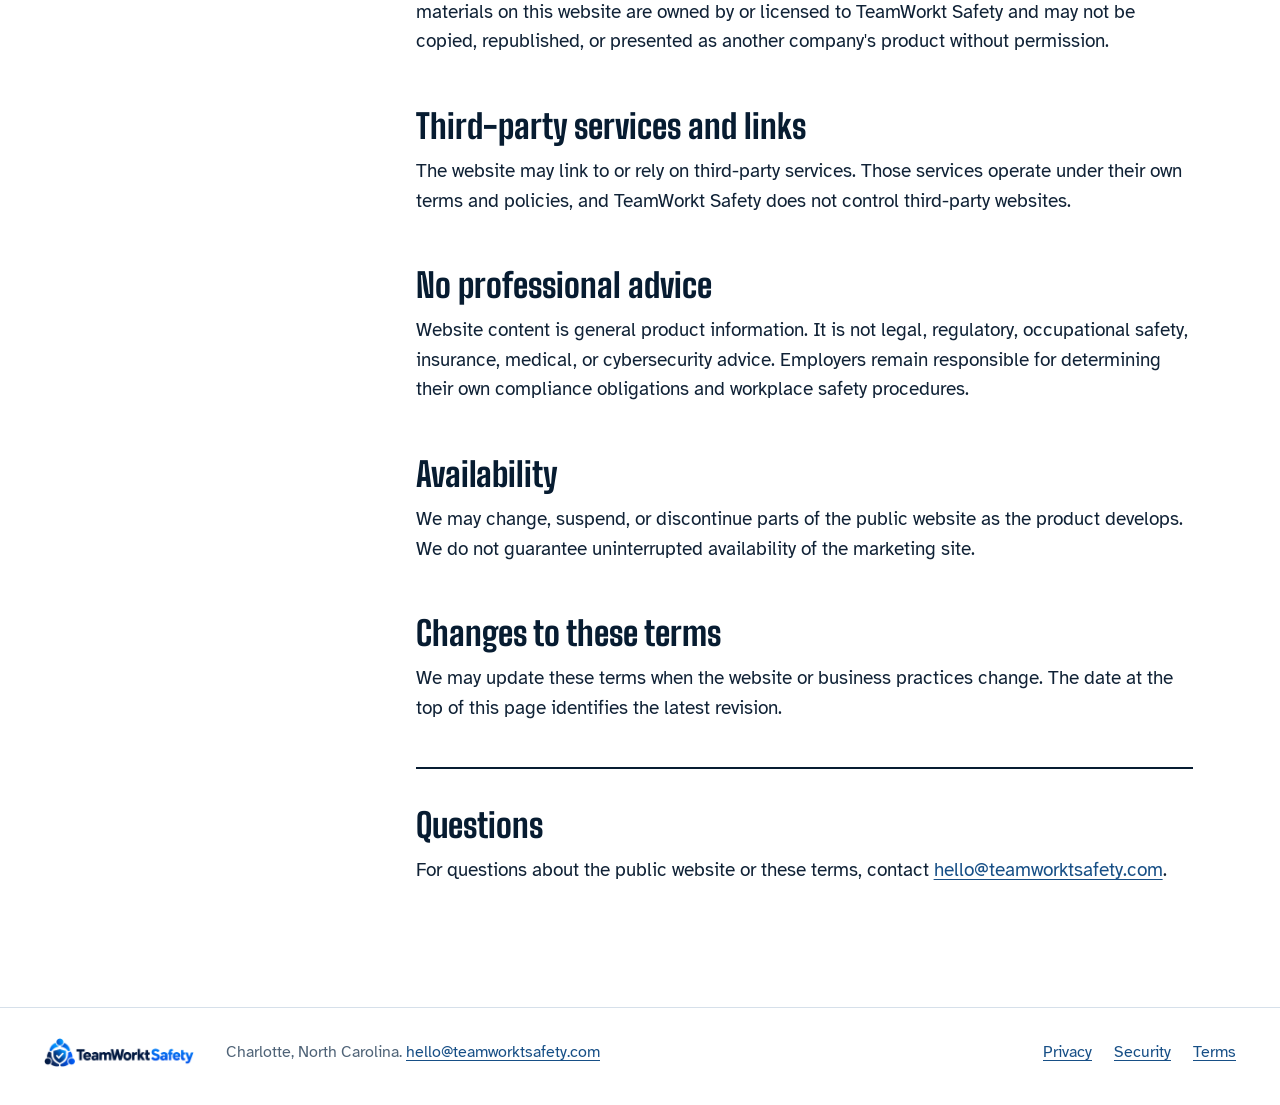
<file: terms.html>
<!doctype html>
<html lang="en">
<head>
<meta charset="utf-8">
<meta name="viewport" content="width=device-width, initial-scale=1">
<title>Website Terms | TeamWorkt Safety</title>
<meta name="description" content="Terms for use of the public TeamWorkt Safety marketing website.">
<meta name="theme-color" content="#0b315c">
<link rel="icon" href="assets/favicon.ico" sizes="any">
<link rel="icon" type="image/png" sizes="32x32" href="assets/favicon-32.png">
<link rel="apple-touch-icon" sizes="180x180" href="assets/apple-touch-icon.png">
<link rel="manifest" href="site.webmanifest">
<link rel="preconnect" href="https://fonts.googleapis.com">
<link rel="preconnect" href="https://fonts.gstatic.com" crossorigin>
<link href="https://fonts.googleapis.com/css2?family=Atkinson+Hyperlegible:ital,wght@0,400;0,700;1,400&family=Big+Shoulders:opsz,wght@10..72,600..800&display=swap" rel="stylesheet">
<link rel="stylesheet" href="assets/site.css?v=3">
</head>
<body>
<a class="skip" href="#main">Skip to content</a>

<header class="masthead">
  <div class="wrap masthead-inner">
    <a class="logo" href="index.html"><img src="assets/teamworkt-safety-logo-trim.png" width="640" height="123" alt="TeamWorkt Safety home"></a>
    <nav aria-label="Main">
      <a href="index.html#crew">What your crew sees</a>
      <a href="index.html#office">What you see</a>
      <a href="index.html#setup">Getting set up</a>
      <a href="security.html">Security</a>
      <a class="nav-book" href="index.html#contact">Book a walkthrough</a>
    </nav>
  </div>
</header>

<main id="main">

<section class="page-head">
  <div class="wrap">
    <p class="label">Website terms</p>
    <h1>Terms of Use</h1>
    <p>These terms apply to the public TeamWorkt Safety marketing website. Customer use of the TeamWorkt Safety product is governed by a separate written customer agreement.</p>
    <p class="updated">Last updated: September 26, 2026</p>
  </div>
</section>

<section class="legal">
  <div class="wrap legal-grid">
    <nav class="toc" aria-label="On this page">
      <p>On this page</p>
      <ol>
      <li><a href="#use-of-the-website">Use of the website</a></li>
      <li><a href="#no-emergency-or-employee-reporting">No emergency or employee reporting</a></li>
      <li><a href="#product-information">Product information</a></li>
      <li><a href="#security-and-compliance-statements">Security and compliance statements</a></li>
      <li><a href="#intellectual-property">Intellectual property</a></li>
      <li><a href="#third-party-services-and-links">Third-party services and links</a></li>
      <li><a href="#no-professional-advice">No professional advice</a></li>
      <li><a href="#availability">Availability</a></li>
      <li><a href="#changes-to-these-terms">Changes to these terms</a></li>
      <li><a href="#questions">Questions</a></li>
      </ol>
    </nav>
    <div class="prose">
<div class="notice"><strong>Important:</strong> The public website is for product information and sales inquiries. It is not an emergency service, safety-reporting channel, legal advice service, or substitute for an employer's safety responsibilities.</div>
<h2 id="use-of-the-website">Use of the website</h2><p>You may use this website to learn about TeamWorkt Safety and request information or a product walkthrough. You agree not to interfere with the website, attempt unauthorized access, introduce malicious code, misuse forms, or use the site in violation of applicable law.</p>
<h2 id="no-emergency-or-employee-reporting">No emergency or employee reporting</h2><p>Do not use the public marketing website or walkthrough form to report an emergency, injury requiring immediate assistance, workplace hazard requiring urgent response, employee medical information, or confidential incident details. Follow your employer's established emergency and safety-reporting procedures.</p>
<h2 id="product-information">Product information</h2><p>We try to keep public product descriptions accurate, but features, integrations, pricing, implementation methods, and availability may change. A prospect should rely on the final written proposal or customer agreement for the specific features and commitments included in a purchase.</p>
<h2 id="security-and-compliance-statements">Security and compliance statements</h2><p>Any security, standards, or provider statements on this website are intended to describe TeamWorkt Safety's current approach and roadmap as accurately as possible. Provider certifications do not automatically certify TeamWorkt Safety. Customer-specific security requirements are confirmed during evaluation and implementation.</p>
<h2 id="intellectual-property">Intellectual property</h2><p>The TeamWorkt Safety name, branding, website copy, interface previews, and other original materials on this website are owned by or licensed to TeamWorkt Safety and may not be copied, republished, or presented as another company's product without permission.</p>
<h2 id="third-party-services-and-links">Third-party services and links</h2><p>The website may link to or rely on third-party services. Those services operate under their own terms and policies, and TeamWorkt Safety does not control third-party websites.</p>
<h2 id="no-professional-advice">No professional advice</h2><p>Website content is general product information. It is not legal, regulatory, occupational safety, insurance, medical, or cybersecurity advice. Employers remain responsible for determining their own compliance obligations and workplace safety procedures.</p>
<h2 id="availability">Availability</h2><p>We may change, suspend, or discontinue parts of the public website as the product develops. We do not guarantee uninterrupted availability of the marketing site.</p>
<h2 id="changes-to-these-terms">Changes to these terms</h2><p>We may update these terms when the website or business practices change. The date at the top of this page identifies the latest revision.</p>
<div class="contact-box"><h2 id="questions">Questions</h2><p>For questions about the public website or these terms, contact <a href="mailto:hello@teamworktsafety.com">hello@teamworktsafety.com</a>.</p></div>
    </div>
  </div>
</section>
</main>

<footer class="footer">
  <div class="wrap footer-inner">
    <img src="assets/teamworkt-safety-logo-trim.png" width="640" height="123" alt="TeamWorkt Safety">
    <p class="place">Charlotte, North Carolina. <a href="mailto:hello@teamworktsafety.com">hello@teamworktsafety.com</a></p>
    <nav aria-label="Policies"><a href="privacy.html">Privacy</a><a href="security.html">Security</a><a href="terms.html">Terms</a></nav>
  </div>
</footer>
</body>
</html>
</file>
<file: assets/site.css>
/* TeamWorkt Safety: shared styles for every public page.
   Colors come straight from the TeamWorkt app: sidebar navy, action blue, report-header blue,
   the app's light background and border, plus white. Nothing else.
   Type: Big Shoulders (signage face, headings and the jobsite sign) + Atkinson Hyperlegible
   (built for legibility, everything people read). */

:root{
  --navy:#071c31;      /* app sidebar */
  --deep:#0b315c;      /* app theme color */
  --blue:#174f86;      /* app buttons */
  --sign:#1c64a5;      /* app report header, used as "safety blue" */
  --sky:#9cc3ea;       /* light blue for text on navy */
  --surface:#f3f6fa;   /* app page background */
  --line:#d6e0ea;      /* app borders */
  --ink:#102236;       /* app text */
  --muted:#4f6377;
  --white:#ffffff;
  --head:"Big Shoulders","Big Shoulders Display","Arial Narrow",Arial,sans-serif;
  --body:"Atkinson Hyperlegible",Verdana,"Segoe UI",sans-serif;
  --gutter:clamp(16px,4vw,44px);
  --max:1200px;
}

*,*::before,*::after{box-sizing:border-box}
html{-webkit-text-size-adjust:100%}
body{margin:0;background:var(--white);color:var(--ink);font-family:var(--body);font-size:18.5px;line-height:1.6;overflow-x:clip}
img,svg{max-width:100%;display:block}
img{height:auto}
a{color:var(--blue);text-underline-offset:3px}
a:hover{color:var(--navy)}
:focus-visible{outline:3px solid var(--sign);outline-offset:3px}
p{margin:0 0 1em}
h1,h2,h3{font-family:var(--head);color:var(--navy);margin:0;font-optical-sizing:auto}
h1{font-size:clamp(2.9rem,5.6vw,4.75rem);font-weight:800;line-height:1;letter-spacing:-.005em}
h2{font-size:clamp(2.3rem,4.2vw,3.6rem);font-weight:750;line-height:.98;margin-bottom:.45em}
h3{font-size:1.65rem;font-weight:700;line-height:1.05;margin-bottom:.35em}
.wrap{width:min(var(--max),100% - 2*var(--gutter));margin-inline:auto}
.skip{position:absolute;left:-9999px}
.skip:focus{left:16px;top:16px;background:var(--white);padding:8px 12px;z-index:10}

/* ---------- header ---------- */
.masthead{border-bottom:1px solid var(--line)}
.masthead-inner{display:flex;align-items:center;justify-content:space-between;flex-wrap:wrap;gap:12px 28px;padding-block:18px}
.logo img{width:224px}
.masthead nav{display:flex;flex-wrap:wrap;gap:4px 24px;font-size:16px;font-weight:700}
.masthead nav a{color:var(--ink);text-decoration:none;padding:6px 0}
.masthead nav a:hover{color:var(--blue);text-decoration:underline}
.masthead nav .nav-book{color:var(--blue);text-decoration:underline;text-decoration-thickness:2px}

/* ---------- buttons ---------- */
.btn{display:inline-block;background:var(--blue);color:var(--white);border:0;border-radius:6px;padding:15px 24px;font:700 17px/1.2 var(--body);text-decoration:none;cursor:pointer}
.btn:hover{background:var(--navy);color:var(--white)}
.btn[disabled]{opacity:.6;cursor:progress}

/* ---------- hero ---------- */
/* The jobsite photo covers the right two-thirds of the screen and fades into the white page on its left edge. */
.hero{position:relative;overflow:hidden;min-height:clamp(640px,84vh,880px);padding:72px 0 64px;display:flex;align-items:stretch}
.hero-bg{position:absolute;top:0;right:0;bottom:0;width:66.667%;z-index:0}
.hero-bg img{width:100%;height:100%;object-fit:cover;object-position:62% 40%;
  -webkit-mask-image:linear-gradient(to right,transparent 0%,rgba(0,0,0,.18) 16%,rgba(0,0,0,.7) 36%,#000 54%);
  mask-image:linear-gradient(to right,transparent 0%,rgba(0,0,0,.18) 16%,rgba(0,0,0,.7) 36%,#000 54%)}
.hero-grid{position:relative;z-index:1;display:grid;grid-template-columns:minmax(0,5fr) minmax(0,7fr);gap:48px;align-items:end}
.hero-copy{align-self:start;max-width:34rem}
.hero-copy h1{margin-bottom:28px}
.lede{font-size:1.2rem;line-height:1.55;max-width:29em}
.hero-act{display:flex;flex-wrap:wrap;align-items:center;gap:10px 18px;margin:30px 0 34px}
.hero-act .or{font-size:16px;color:var(--muted)}
.hero-where{font-size:16px;color:var(--muted);max-width:27em;margin:0}
.hero-where b{color:var(--ink)}
.posted{display:flex;align-items:flex-end;gap:18px;margin:0 0 0 4%}
.posted figcaption{font-size:14.5px;line-height:1.45;color:var(--ink);background:var(--white);border-radius:6px;padding:11px 14px;max-width:15.5em;box-shadow:0 8px 20px -14px rgba(7,28,49,.6)}

/* the jobsite sign */
.sign{position:relative;flex:0 0 auto;width:min(380px,100%);background:var(--white);border:2px solid var(--navy);border-radius:9px;padding:9px;transform:rotate(-1.2deg);box-shadow:0 2px 0 rgba(7,28,49,.25),0 18px 30px -16px rgba(7,28,49,.55)}
.sign-inner{border:1px solid var(--line);border-radius:4px;overflow:hidden}
.sign-bar{background:var(--sign);color:var(--white);font-family:var(--head);font-weight:800;font-style:italic;text-transform:uppercase;letter-spacing:.05em;font-size:clamp(1.5rem,2.6vw,2.1rem);line-height:1;padding:9px 14px 7px}
.sign-body{padding:14px 14px 12px}
.sign-q{font-family:var(--body);font-weight:700;font-size:clamp(1rem,1.45vw,1.2rem);line-height:1.25;color:var(--navy);margin:0 0 12px}
.sign-row{display:grid;grid-template-columns:34% 1fr;gap:12px;align-items:center}
.sign-row svg{width:100%;height:auto}
.sign-row p{font-size:clamp(.78rem,1.05vw,.9rem);line-height:1.35;margin:0}
.sign-row .lang{display:block;margin-top:6px;font-weight:700}
.sign-foot{border-top:2px solid var(--navy);margin-top:12px;padding-top:7px;font-size:clamp(.72rem,.95vw,.82rem);font-weight:700}
.screw{position:absolute;width:9px;height:9px;border-radius:50%;background:var(--surface);border:1.5px solid #8ea0b3}
.screw.a{left:3px;top:3px}.screw.b{right:3px;top:3px}.screw.c{left:3px;bottom:3px}.screw.d{right:3px;bottom:3px}

/* ---------- the paperwork problem ---------- */
.problem{background:var(--surface);padding:110px 0 100px}
.problem-grid{display:grid;grid-template-columns:minmax(0,7fr) minmax(0,5fr);gap:72px;align-items:end}
.problem h2{font-size:clamp(2.6rem,5.6vw,4.9rem);font-weight:800;line-height:.92;margin:0;max-width:9.5em}
.problem-copy p{max-width:30em}
.problem-copy p:last-child{margin-bottom:0}

/* ---------- crew ---------- */
.crew{padding:112px 0 96px}
.crew-grid{display:grid;grid-template-columns:minmax(0,4fr) minmax(0,4fr) minmax(0,3.4fr);gap:56px;align-items:end}
.crew-intro{align-self:start;padding-top:20px}
.crew-intro p{max-width:24em}
.phone{background:var(--navy);padding:10px 8px 26px;border-radius:30px;max-width:330px;margin-inline:auto}
.phone img{width:100%;border-radius:20px 20px 7px 7px}
.facts-col{margin:0}
.facts-col div{padding:15px 0;border-top:2px solid var(--navy)}
.facts-col dt{font-family:var(--head);font-weight:750;font-size:1.45rem;line-height:1;color:var(--navy);margin-bottom:4px}
.facts-col dd{margin:0;font-size:16.5px;line-height:1.5}
.note{font-size:15px;color:var(--muted)}

/* ---------- one record ---------- */
.record{padding:40px 0 120px}
.record-grid{display:grid;grid-template-columns:minmax(0,7fr) minmax(0,5fr);gap:72px;align-items:start}
.record-copy{padding-top:12px}
.record-copy p{max-width:27em}
.app-card{background:var(--white);border:1px solid var(--line);border-radius:12px;box-shadow:0 1px 2px rgba(16,34,54,.06);overflow:hidden}
.app-card-head{display:flex;flex-wrap:wrap;align-items:center;gap:6px 14px;padding:20px 24px 16px;border-bottom:1px solid var(--line);background:var(--surface)}
.app-card-head .id{font-weight:700;font-size:1.15rem;color:var(--navy)}
.app-card-head .kind{font-size:1rem;color:var(--muted);margin-right:auto}
.pill{display:inline-block;font-size:13.5px;font-weight:700;padding:3px 11px;border-radius:999px;background:#e6eef7;color:var(--blue)}
.pill.done{background:var(--navy);color:var(--white)}
.app-card-sub{padding:12px 24px 0;font-size:15px;color:var(--muted)}
.activity{list-style:none;margin:0;padding:8px 24px 18px}
.activity li{position:relative;padding:13px 0 13px 24px;border-bottom:1px solid var(--line)}
.activity li:last-child{border-bottom:0}
.activity li::before{content:"";position:absolute;left:2px;top:22px;width:9px;height:9px;border-radius:50%;background:#b7c6d6}
.activity li.key::before{background:var(--blue)}
.activity .what{display:block;font-size:16.5px;line-height:1.4;color:var(--ink)}
.activity .meta{display:block;font-size:14px;color:var(--muted);margin-top:2px}

/* ---------- office / dashboard (navy, like the app sidebar) ---------- */
.office{background:var(--navy);color:#dce6f1;padding:104px 0 96px}
.office h2{color:var(--white)}
.office-head{display:grid;grid-template-columns:minmax(0,5fr) minmax(0,6fr);gap:64px;align-items:end;margin-bottom:48px}
.office-head p{margin:0;max-width:32em;font-size:1.1rem}
.dash{margin:0}
.dash img{width:100%;border-radius:8px;border:1px solid #23415f}
.regions{display:grid;grid-template-columns:17fr 51fr 32fr;margin-top:0}
.regions p{margin:0;padding:16px 18px 0 0;font-size:15.5px;line-height:1.45;border-top:2px solid var(--sky);margin-top:18px;margin-right:14px}
.regions p:last-child{margin-right:0}
.regions b{display:block;color:var(--white);font-size:16px}

/* ---------- nothing to download ---------- */
.access{padding:112px 0 100px}
.access-grid{display:grid;grid-template-columns:auto minmax(0,1fr) minmax(0,1fr);gap:22px 56px;align-items:start;align-content:start}
.homescreen{grid-row:1/3;width:148px;text-align:center;font-size:14px;color:var(--ink)}
.homescreen img{width:148px;border-radius:32px;margin-bottom:8px}
.access h2{grid-column:2/-1;margin-bottom:0}
.access-text{grid-column:2/-1;display:grid;grid-template-columns:1fr 1fr;gap:48px}
.access-text p{margin:0}
.addr{font-weight:700;color:var(--blue);white-space:nowrap}

/* ---------- setup ---------- */
.setup{background:var(--surface);padding:104px 0 112px}
.setup-grid{display:grid;grid-template-columns:minmax(0,4fr) minmax(0,8fr);gap:72px}
.setup-intro p{max-width:22em}
.lists{display:grid;grid-template-columns:minmax(0,5fr) minmax(0,6fr);gap:48px}
.lists ul{list-style:none;margin:12px 0 0;padding:0}
.lists li{padding:10px 0;border-bottom:1px solid var(--line)}
.lists li:first-child{border-top:1px solid var(--line)}
.setup-after{grid-column:2;margin:12px 0 0;max-width:40em}

/* ---------- who ---------- */
.who{padding:112px 0 100px}
.who-grid{display:grid;grid-template-columns:minmax(0,6fr) minmax(0,5fr);gap:72px;align-items:start}
.who-copy p{max-width:31em}
.span-line{margin:44px 0 0;display:grid;grid-template-columns:auto 1fr auto;align-items:center;gap:0 14px}
.span-line .end{font-size:15px;line-height:1.35;max-width:12em}
.span-line .end b{display:block;white-space:nowrap;font-family:var(--head);font-size:1.5rem;font-weight:750;color:var(--navy);line-height:1}
.span-line .end.right{text-align:right}
.span-line .rule{height:2px;background:var(--navy);position:relative}
.span-line .rule::before,.span-line .rule::after{content:"";position:absolute;top:-5px;width:12px;height:12px;border-radius:50%;background:var(--blue)}
.span-line .rule::before{left:-2px}
.span-line .rule::after{right:-2px}
.span-note{font-size:15px;color:var(--muted);margin-top:14px;text-align:center}
.placeholder{aspect-ratio:5/4;border:2px dashed #9fb3c8;border-radius:4px;display:flex;align-items:center;justify-content:center;text-align:center;padding:28px;color:var(--muted);font-size:15.5px;line-height:1.45;background:var(--surface)}
.placeholder b{display:block;font-family:var(--head);font-size:1.5rem;color:var(--navy);margin-bottom:6px}

/* ---------- security ---------- */
.sec{padding:24px 0 112px}
.sec-grid{display:grid;grid-template-columns:minmax(0,7fr) minmax(0,5fr);gap:64px;align-items:start}
.sec-list{list-style:none;margin:20px 0 0;padding:0}
.sec-list li{padding:14px 0 14px 34px;position:relative;border-top:1px solid var(--line)}
.sec-list li::before{content:"";position:absolute;left:0;top:22px;width:14px;height:14px;background:var(--blue);border-radius:2px}
.no-claim{border:2px solid var(--navy);border-radius:4px;padding:26px 28px}
.no-claim h3{font-size:1.75rem}
.no-claim p:last-child{margin:0}

/* ---------- contact ---------- */
.contact{background:var(--surface);border-top:1px solid var(--line);padding:104px 0 112px}
.contact-grid{display:grid;grid-template-columns:minmax(0,5fr) minmax(0,6fr);gap:72px;align-items:start}
.contact-copy p{max-width:28em}
.contact-copy .alt{font-size:16px;border-top:1px solid var(--line);padding-top:18px;margin-top:28px}
.form-card{background:var(--white);border:1px solid var(--line);border-radius:12px;padding:34px 32px 28px}
.form-card h3{font-size:2rem}
.form-card .req{font-size:15px;color:var(--muted);margin-bottom:22px}
.contact-form{display:grid;gap:16px}
.form-row{display:grid;grid-template-columns:1fr 1fr;gap:16px}
.field{display:grid;gap:6px}
.field label{font-size:15.5px;font-weight:700}
.field label .opt{font-weight:400;color:var(--muted)}
.field input,.field select,.field textarea{width:100%;font:inherit;font-size:16.5px;color:var(--ink);background:var(--white);border:1.5px solid #9fb0c2;border-radius:6px;padding:11px 12px}
.field input:focus,.field select:focus,.field textarea:focus{outline:3px solid #bcd5ee;outline-offset:0;border-color:var(--blue)}
.field textarea{min-height:110px;resize:vertical}
.contact-submit{justify-self:start;margin-top:4px}
.form-note{font-size:14.5px;color:var(--muted);margin:0}
.form-msg{display:none;padding:13px 15px;font-size:16px;font-weight:700;margin-bottom:18px;border-radius:6px}
.form-msg.is-visible{display:block}
.contact-success{background:#e7f2ea;color:#1c5230}
.contact-error{background:#f9e7e7;color:#7c1d18}
.hidden-honey{position:absolute!important;left:-9999px!important;width:1px!important;height:1px!important;overflow:hidden!important}

/* ---------- footer ---------- */
.footer{border-top:1px solid var(--line);padding:30px 0 38px;font-size:15.5px;color:var(--muted)}
.footer-inner{display:flex;flex-wrap:wrap;align-items:center;gap:14px 32px}
.footer img{width:150px}
.footer .place{margin:0}
.footer nav{display:flex;gap:22px;margin-left:auto}

/* ---------- policy pages ---------- */
.page-head{background:var(--surface);border-bottom:1px solid var(--line);padding:72px 0 60px}
.page-head .label{font-size:16px;font-weight:700;color:var(--blue);margin-bottom:12px}
.page-head h1{font-size:clamp(2.8rem,5.4vw,4.6rem);max-width:13em;margin-bottom:22px}
.page-head p{max-width:40em;font-size:1.1rem}
.page-head .updated{font-size:15.5px;color:var(--muted);margin-top:16px}
.page-head .flag{background:var(--white);border:2px solid var(--navy);border-radius:4px;padding:14px 18px;max-width:44em;margin-top:26px;font-size:17px}
.legal{padding:64px 0 104px}
.legal-grid{display:grid;grid-template-columns:minmax(0,3fr) minmax(0,8fr);gap:64px;align-items:start}
.toc{position:sticky;top:24px;font-size:15.5px}
.toc p{font-weight:700;margin-bottom:8px}
.toc ol{margin:0;padding-left:1.4em;color:var(--muted)}
.toc li{margin:5px 0}
.toc a{color:var(--ink);text-decoration:none}
.toc a:hover{text-decoration:underline;color:var(--blue)}
.prose{max-width:42em}
.prose h2{font-size:2.1rem;margin:1.6em 0 .4em;scroll-margin-top:20px}
.prose h2:first-of-type{margin-top:1em}
.prose ul{padding-left:1.3em}
.prose li{margin:4px 0}
.notice{background:var(--surface);border:1px solid var(--line);border-radius:8px;padding:16px 20px}
.contact-box{margin-top:2.4em;padding-top:6px;border-top:2px solid var(--navy)}
.sec-block{padding:80px 0}
.sec-block+.sec-block{border-top:1px solid var(--line)}
.sec-block .label{font-size:16px;font-weight:700;margin-bottom:10px;color:var(--blue)}
.sec-split{display:grid;grid-template-columns:minmax(0,5fr) minmax(0,7fr);gap:64px;align-items:start}
.sec-split p{max-width:36em}
.standard{background:var(--surface);border:1px solid var(--line);border-radius:12px;padding:24px 26px}
.standard .tag{display:inline-block;background:var(--navy);color:var(--white);font-size:13.5px;font-weight:700;padding:3px 11px;border-radius:999px;margin-bottom:12px}
.standard strong{display:block;font-family:var(--head);font-size:1.6rem;font-weight:750;line-height:1.05;color:var(--navy);margin-bottom:8px}
.standard p{margin:0}
.controls{margin:30px 0 0}
.controls div{display:grid;grid-template-columns:minmax(0,3fr) minmax(0,8fr);gap:28px;padding:20px 0;border-top:1px solid var(--line)}
.controls div:last-child{border-bottom:1px solid var(--line)}
.controls dt{font-family:var(--head);font-weight:750;font-size:1.5rem;line-height:1.05;color:var(--navy)}
.controls dd{margin:0;max-width:40em}
.dark-block{background:var(--navy);color:#dce6f1}
.dark-block h2,.dark-block h3{color:var(--white)}
.dark-block a:not(.btn){color:var(--white)}
.dark-block .label{color:var(--sky)}
.dark-block .btn{background:var(--white);color:var(--navy)}
.dark-block .btn:hover{background:var(--sky);color:var(--navy)}
.truth{border-left:4px solid var(--sky);padding-left:18px;margin:26px 0;color:var(--white)}
.aside-box{border:1px solid #2a4867;border-radius:8px;padding:26px 28px}
.aside-box h3{margin-bottom:12px}
.vendor{border-top:1px solid #2a4867;margin-top:16px;padding-top:14px;font-size:15.5px}
.actions{display:flex;flex-wrap:wrap;gap:12px 22px;align-items:center;margin-top:28px}
.small{font-size:15.5px;color:var(--muted)}

/* ---------- smaller screens ---------- */
@media (max-width:1180px){
  .posted{flex-direction:column;align-items:flex-start;gap:14px}
  .posted figcaption{max-width:24em}
}
@media (max-width:1060px){
  .crew-grid{grid-template-columns:minmax(0,1fr) minmax(0,1fr);gap:48px}
  .crew-intro{grid-column:1/-1;padding-top:0}
  .facts-col{align-self:end}
}
@media (max-width:980px){
  .hero-grid,.problem-grid,.record-grid,.office-head,.sec-grid,.contact-grid,.who-grid,.legal-grid,.sec-split,.setup-grid{grid-template-columns:minmax(0,1fr);gap:44px}
  .hero{display:flex;flex-direction:column;min-height:0;padding:44px 0 64px}
  .hero-grid{display:contents}
  .hero-copy{order:1;width:min(var(--max),100% - 2*var(--gutter));max-width:none;margin-inline:auto}
  .hero-bg{order:2;position:relative;width:100%;height:clamp(280px,56vw,460px);margin-top:28px}
  .hero-bg img{-webkit-mask-image:linear-gradient(to bottom,transparent 0%,rgba(0,0,0,.6) 22%,#000 42%);mask-image:linear-gradient(to bottom,transparent 0%,rgba(0,0,0,.6) 22%,#000 42%)}
  .posted{order:3;position:relative;z-index:1;width:min(var(--max),100% - 2*var(--gutter));margin:-120px auto 0;flex-wrap:wrap}
  .setup-after{grid-column:auto}
  .toc{position:static}
  .regions{grid-template-columns:1fr;gap:0}
  .regions p{margin-right:0}
  .access-grid{grid-template-columns:auto minmax(0,1fr);gap:22px 36px}
  .homescreen{grid-row:auto}
  .access-text{grid-column:1/-1}
}
@media (max-width:700px){
  body{font-size:17.5px}
  .logo img{width:184px}
  .masthead nav{gap:2px 18px;font-size:15px}
  .hero{padding:32px 0 56px}
  .hero-bg{height:300px}
  .posted{margin-top:-96px}
  .sign{width:84%;max-width:340px;padding:6px}
  .sign-body{padding:10px 10px 9px}
  .sign-q{margin-bottom:8px}
  .sign-row{grid-template-columns:38% 1fr;gap:8px}
  .posted figcaption{max-width:none;box-shadow:none;padding:0;background:none;color:var(--muted);font-size:14px}
  .problem,.crew,.office,.access,.setup,.who,.contact{padding-block:72px}
  .record{padding:16px 0 72px}
  .sec{padding:8px 0 72px}
  .crew-grid{grid-template-columns:minmax(0,1fr)}
  .phone{max-width:280px}
  .app-card-head,.activity{padding-inline:16px}
  .app-card-sub{padding-inline:16px}
  .access-grid{grid-template-columns:minmax(0,1fr)}
  .homescreen{width:112px}
  .homescreen img{width:112px;border-radius:24px}
  .access h2,.access-text{grid-column:auto}
  .access-text{grid-template-columns:minmax(0,1fr);gap:16px}
  .lists{grid-template-columns:minmax(0,1fr);gap:28px}
  .span-line{grid-template-columns:minmax(0,1fr);gap:0;justify-items:start}
  .span-line .end.right{text-align:left}
  .span-line .rule{width:2px;height:44px;margin:10px 0 10px 5px}
  .span-line .rule::before{left:-5px;top:-4px}
  .span-line .rule::after{left:-5px;right:auto;top:auto;bottom:-4px}
  .span-note{text-align:left}
  .form-row{grid-template-columns:minmax(0,1fr)}
  .form-card{padding:26px 18px 22px}
  .controls div{grid-template-columns:minmax(0,1fr);gap:4px}
  .footer nav{margin-left:0}
}
</file>
